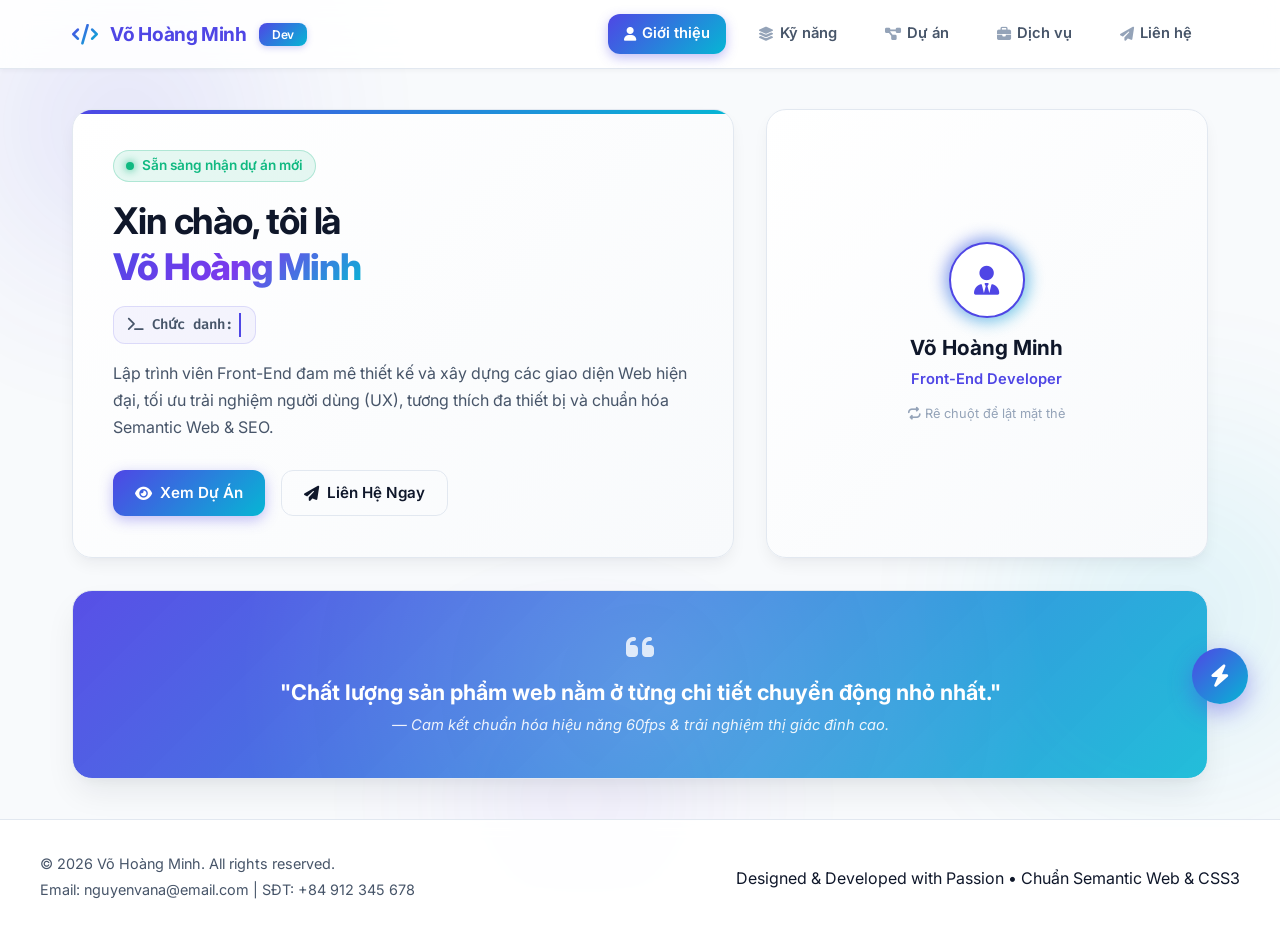
<file: buoi 5/index.html>
<!DOCTYPE html>
<html lang="vi">

<head>
    <meta charset="UTF-8">
    <meta name="viewport" content="width=device-width, initial-scale=1.0">
    <title>Võ Hoàng Minh | Front-End Developer Portfolio</title>
    <!-- Google Fonts & FontAwesome Icons -->
    <link rel="preconnect" href="https://fonts.googleapis.com">
    <link rel="preconnect" href="https://fonts.gstatic.com" crossorigin>
    <link
        href="https://fonts.googleapis.com/css2?family=Inter:wght@300;400;500;600;700;800&family=Fira+Code:wght@400;500;600&display=swap"
        rel="stylesheet">
    <link rel="stylesheet" href="https://cdnjs.cloudflare.com/ajax/libs/font-awesome/6.4.0/css/all.min.css">

    <!-- AOS (Animate On Scroll) CSS CDN -->
    <link rel="stylesheet" href="https://unpkg.com/aos@next/dist/aos.css" />

    <!-- Liên kết tới file CSS -->
    <link rel="stylesheet" href="style.css">
</head>

<body>

    <!-- ANIMATION 4: PARALLAX BACKGROUND AMBIENT LAYER -->
    <div class="parallax-bg-shapes">
        <div class="parallax-shape shape-1"></div>
        <div class="parallax-shape shape-2"></div>
        <div class="parallax-shape shape-3"></div>
    </div>

    <!-- Header & Navigation -->
    <header>
        <div class="header-container">
            <div class="logo">
                <i class="fa-solid fa-code"></i> Võ Hoàng Minh
                <span class="logo-badge">Dev</span>
            </div>

            <!-- ANIMATION 5: MODERN HAMBURGER MENU (MOBILE) -->
            <button class="hamburger-menu" id="hamburgerBtn" aria-label="Menu" type="button">
                <span class="bar"></span>
                <span class="bar"></span>
                <span class="bar"></span>
            </button>

            <!-- THANH CÔNG CỤ CHỌN TRANG (TAB NAVIGATION) -->
            <nav id="mainNav">
                <ul>
                    <li><a href="#about" class="nav-tab active" data-tab="about"><i class="fa-solid fa-user"></i> Giới
                            thiệu</a></li>
                    <li><a href="#skills" class="nav-tab" data-tab="skills"><i class="fa-solid fa-layer-group"></i> Kỹ
                            năng</a></li>
                    <li><a href="#projects" class="nav-tab" data-tab="projects"><i
                                class="fa-solid fa-diagram-project"></i> Dự án</a></li>
                    <li><a href="#services" class="nav-tab" data-tab="services"><i class="fa-solid fa-briefcase"></i>
                            Dịch vụ</a></li>
                    <li><a href="#contact" class="nav-tab" data-tab="contact"><i class="fa-solid fa-paper-plane"></i>
                            Liên hệ</a></li>
                </ul>
            </nav>
        </div>
    </header>

    <!-- Main Content Container (Chuyển trang SPA) -->
    <div class="app-container">

        <!-- ====================================================================
             TRANG 1: GIỚI THIỆU (ABOUT PAGE)
             ==================================================================== -->
        <div class="page-view active" id="page-about">
            <div class="about-grid-layout">
                <!-- Cột trái: Hero Intro -->
                <section class="hero-section" data-aos="fade-up">
                    <div class="status-badge">
                        <span class="status-dot"></span> Sẵn sàng nhận dự án mới
                    </div>
                    <h1 class="hero-title">Xin chào, tôi là <br><span>Võ Hoàng Minh</span></h1>

                    <!-- ANIMATION 3: TYPING EFFECT -->
                    <div class="typing-container">
                        <span class="typing-prefix"><i class="fa-solid fa-terminal"></i> Chức danh: </span>
                        <span class="typing-text">Front-End Developer & UI/UX Specialist</span>
                    </div>

                    <p class="hero-desc">
                        Lập trình viên Front-End đam mê thiết kế và xây dựng các giao diện Web hiện đại, tối ưu trải
                        nghiệm người dùng
                        (UX), tương thích đa thiết bị và chuẩn hóa Semantic Web & SEO.
                    </p>

                    <div class="hero-actions">
                        <a href="#projects" class="btn-cta-primary nav-switch" data-tab="projects"><i
                                class="fa-solid fa-eye"></i> Xem Dự Án</a>
                        <a href="#contact" class="btn-cta-outline nav-switch" data-tab="contact"><i
                                class="fa-solid fa-paper-plane"></i> Liên Hệ Ngay</a>
                    </div>
                </section>

                <!-- Cột phải: ANIMATION 2 - CARD FLIP EFFECT 3D -->
                <div class="about-flip-wrapper" data-aos="fade-left">
                    <div class="flip-card-container">
                        <div class="flip-card">
                            <!-- Mặt trước (Front Side) -->
                            <div class="flip-card-front">
                                <div class="flip-avatar-wrapper">
                                    <div class="flip-avatar-glow"></div>
                                    <div class="flip-avatar-icon"><i class="fa-solid fa-user-tie"></i></div>
                                </div>
                                <h3>Võ Hoàng Minh</h3>
                                <p class="flip-role">Front-End Developer</p>
                                <span class="flip-hint"><i class="fa-solid fa-repeat"></i> Rê chuột để lật mặt
                                    thẻ</span>
                            </div>

                            <!-- Mặt sau (Back Side) -->
                            <div class="flip-card-back">
                                <h3>Thông Tin Nhân Sự</h3>
                                <ul class="flip-info-list">
                                    <li><i class="fa-solid fa-graduation-cap"></i> ĐH Lạc Hồng (CNTT)</li>
                                    <li><i class="fa-solid fa-briefcase"></i> 2+ Năm Kinh nghiệm Web</li>
                                    <li><i class="fa-solid fa-location-dot"></i> TP. Biên Hòa, Đồng Nai</li>
                                    <li><i class="fa-solid fa-circle-check"></i> Sẵn sàng Onboarding ngay</li>
                                </ul>
                                <a href="#contact" class="btn-flip-contact nav-switch" data-tab="contact">Liên hệ trực
                                    tiếp</a>
                            </div>
                        </div>
                    </div>
                </div>
            </div>

            <!-- ANIMATION 4: PARALLAX BANNER -->
            <section class="parallax-banner" data-aos="fade-up">
                <div class="parallax-content">
                    <i class="fa-solid fa-quote-left quote-icon-large"></i>
                    <h2>"Chất lượng sản phẩm web nằm ở từng chi tiết chuyển động nhỏ nhất."</h2>
                    <p>— Cam kết chuẩn hóa hiệu năng 60fps & trải nghiệm thị giác đỉnh cao.</p>
                </div>
            </section>
        </div>

        <!-- ====================================================================
             TRANG 2: KỸ NĂNG (SKILLS PAGE)
             ==================================================================== -->
        <div class="page-view" id="page-skills">
            <section class="skills-page-section" data-aos="fade-up">
                <h2 class="section-title"><i class="fa-solid fa-layer-group"></i> Kỹ Năng Chuyên Môn</h2>
                <p class="section-subtitle">Bộ công nghệ hiện đại được áp dụng vào xây dựng các ứng dụng web chất lượng
                    cao.</p>

                <div class="skills-list">
                    <div class="skill-item">
                        <i class="fa-brands fa-html5"></i>
                        <span>HTML5 & Semantic Web</span>
                    </div>
                    <div class="skill-item">
                        <i class="fa-brands fa-css3-alt"></i>
                        <span>CSS3 & Flex/Grid</span>
                    </div>
                    <div class="skill-item">
                        <i class="fa-brands fa-square-js"></i>
                        <span>JavaScript ES6+</span>
                    </div>
                    <div class="skill-item">
                        <i class="fa-brands fa-react"></i>
                        <span>React & Next.js</span>
                    </div>
                    <div class="skill-item">
                        <i class="fa-brands fa-git-alt"></i>
                        <span>Git & GitHub Workflow</span>
                    </div>
                    <div class="skill-item">
                        <i class="fa-solid fa-mobile-screen"></i>
                        <span>Responsive & UI/UX</span>
                    </div>
                </div>

                <!-- ANIMATION 6: SKILL BAR ANIMATION (THANH KỸ NĂNG TỰ ĐỘNG CHẠY) -->
                <div class="skill-bars-wrapper">
                    <h3 class="skill-bars-title"><i class="fa-solid fa-chart-simple"></i> Mức Độ Thành Thạo & Đánh Giá
                    </h3>

                    <div class="skill-bar-group">
                        <div class="skill-bar-info">
                            <span>HTML5 / CSS3 / SCSS / Animations</span>
                            <span class="skill-percent-text">95%</span>
                        </div>
                        <div class="skill-progress-track">
                            <div class="skill-progress-fill" style="--skill-target: 95%;"></div>
                        </div>
                    </div>

                    <div class="skill-bar-group">
                        <div class="skill-bar-info">
                            <span>JavaScript (ES6+) / Logic DOM Manipulation</span>
                            <span class="skill-percent-text">90%</span>
                        </div>
                        <div class="skill-progress-track">
                            <div class="skill-progress-fill" style="--skill-target: 90%;"></div>
                        </div>
                    </div>

                    <div class="skill-bar-group">
                        <div class="skill-bar-info">
                            <span>React.js / Next.js SPA Architecture</span>
                            <span class="skill-percent-text">85%</span>
                        </div>
                        <div class="skill-progress-track">
                            <div class="skill-progress-fill" style="--skill-target: 85%;"></div>
                        </div>
                    </div>

                    <div class="skill-bar-group">
                        <div class="skill-bar-info">
                            <span>UI/UX Design Systems & Mobile First</span>
                            <span class="skill-percent-text">88%</span>
                        </div>
                        <div class="skill-progress-track">
                            <div class="skill-progress-fill" style="--skill-target: 88%;"></div>
                        </div>
                    </div>
                </div>
            </section>
        </div>

        <!-- ====================================================================
             TRANG 3: DỰ ÁN (PROJECTS PAGE)
             ==================================================================== -->
        <div class="page-view" id="page-projects">
            <section class="projects-page-section" data-aos="fade-up">
                <h2 class="section-title"><i class="fa-solid fa-diagram-project"></i> Dự Án Tiêu Biểu</h2>
                <p class="section-subtitle">Các sản phẩm web thực tế thể hiện năng lực giải quyết vấn đề và tư duy thiết
                    kế.</p>

                <div class="projects-grid">
                    <article class="project-card">
                        <div class="project-content">
                            <span class="project-category">E-Commerce Web</span>
                            <h3>Website Thương Mại Điện Tử</h3>
                            <p>Hệ thống bán hàng trực tuyến tích hợp giỏ hàng thông minh, bộ lọc sản phẩm đa tiêu chí và
                                quy trình thanh toán tối ưu UX.</p>
                        </div>
                        <div class="project-footer">
                            <div class="tech-stack">
                                <span class="tech-badge">HTML5</span>
                                <span class="tech-badge">CSS3 Grid</span>
                                <span class="tech-badge">JavaScript</span>
                            </div>
                        </div>
                    </article>

                    <article class="project-card">
                        <div class="project-content">
                            <span class="project-category">Productivity App</span>
                            <h3>Ứng Dụng Quản Lý Công Việc</h3>
                            <p>Ứng dụng web hỗ trợ lập kế hoạch theo phương pháp Kanban, theo dõi tiến độ công việc cá
                                nhân và lưu trữ LocalStorage.</p>
                        </div>
                        <div class="project-footer">
                            <div class="tech-stack">
                                <span class="tech-badge">HTML5</span>
                                <span class="tech-badge">Flexbox</span>
                                <span class="tech-badge">LocalStorage</span>
                            </div>
                        </div>
                    </article>

                    <article class="project-card">
                        <div class="project-content">
                            <span class="project-category">Creative Portfolio</span>
                            <h3>Trang Portfolio Cá Nhân Đa Tương Tác</h3>
                            <p>Website giới thiệu hồ sơ năng lực tích hợp chuyển trang SPA, 6 hiệu ứng Animation tương
                                tác và chuẩn Responsive.</p>
                        </div>
                        <div class="project-footer">
                            <div class="tech-stack">
                                <span class="tech-badge">SPA Routing</span>
                                <span class="tech-badge">GPU Transform</span>
                                <span class="tech-badge">AOS Lib</span>
                            </div>
                        </div>
                    </article>

                    <article class="project-card">
                        <div class="project-content">
                            <span class="project-category">Landing Page</span>
                            <h3>Giao Diện Giới Thiệu Khóa Học</h3>
                            <p>Trang đích chuyển đổi cao với bảng biểu học phí, đánh giá học viên và hiệu ứng
                                Micro-interactions tối ưu tương tác.</p>
                        </div>
                        <div class="project-footer">
                            <div class="tech-stack">
                                <span class="tech-badge">CSS Variables</span>
                                <span class="tech-badge">Semantic Web</span>
                                <span class="tech-badge">Responsive</span>
                            </div>
                        </div>
                    </article>
                </div>
            </section>
        </div>

        <!-- ====================================================================
             TRANG 4: DỊCH VỤ (SERVICES PAGE)
             ==================================================================== -->
        <div class="page-view" id="page-services">
            <section class="services-page-section" data-aos="fade-up">
                <h2 class="section-title"><i class="fa-solid fa-briefcase"></i> Dịch Vụ Cung Cấp</h2>
                <p class="section-subtitle">Giải pháp toàn diện từ khâu lên ý tưởng thiết kế đến triển khai mã nguồn tối
                    ưu.</p>

                <div class="services-container">
                    <div class="service-card">
                        <div class="service-icon"><i class="fa-solid fa-compass-drafting"></i></div>
                        <h3>Web Design</h3>
                        <p>Thiết kế giao diện UI/UX hiện đại, chuẩn xu hướng, thân thiện người dùng.</p>
                    </div>
                    <div class="service-card">
                        <div class="service-icon"><i class="fa-solid fa-code"></i></div>
                        <h3>Front-End Dev</h3>
                        <p>Xây dựng mã nguồn chuẩn SEO, responsive hoàn hảo trên mọi thiết bị.</p>
                    </div>
                    <div class="service-card">
                        <div class="service-icon"><i class="fa-solid fa-magnifying-glass-chart"></i></div>
                        <h3>UI/UX Audit</h3>
                        <p>Đánh giá trải nghiệm người dùng và đề xuất cải thiện hiệu năng trang.</p>
                    </div>
                    <div class="service-card">
                        <div class="service-icon"><i class="fa-solid fa-screwdriver-wrench"></i></div>
                        <h3>Maintenance</h3>
                        <p>Bảo trì, cập nhật tính năng và tối ưu tốc độ tải trang liên tục.</p>
                    </div>
                </div>
            </section>
        </div>

        <!-- ====================================================================
             TRANG 5: LIÊN HỆ (CONTACT PAGE)
             ==================================================================== -->
        <div class="page-view" id="page-contact">
            <div class="contact-page-layout" data-aos="fade-up">
                <!-- Cột trái: Form gửi tin nhắn & Nút cảm xúc -->
                <section class="contact-form-section">
                    <h2 class="section-title"><i class="fa-solid fa-envelope-open-text"></i> Gửi Tin Nhắn Cho Tôi</h2>
                    <p class="section-subtitle">Bạn có ý tưởng dự án hoặc cơ hội hợp tác? Hãy để lại lời nhắn bên dưới
                        nhé!</p>

                    <form class="contact-form"
                        onsubmit="event.preventDefault(); alert('Tin nhắn của bạn đã được gửi thành công!');">
                        <div class="form-group">
                            <label for="senderName">Họ và tên</label>
                            <input type="text" id="senderName" placeholder="Nhập họ tên của bạn..." required>
                        </div>
                        <div class="form-group">
                            <label for="senderEmail">Email liên hệ</label>
                            <input type="email" id="senderEmail" placeholder="name@example.com" required>
                        </div>
                        <div class="form-group">
                            <label for="senderMessage">Nội dung tin nhắn</label>
                            <textarea id="senderMessage" rows="4" placeholder="Nhập nội dung cần trao đổi..."
                                required></textarea>
                        </div>

                        <!-- HOẠT ĐỘNG 1: NÚT BẤM CẢM XÚC (MICRO-INTERACTIONS) -->
                        <button class="btn-message" type="submit">
                            <i class="fa-solid fa-paper-plane"></i> Gửi Tin Nhắn
                        </button>
                    </form>
                </section>

                <!-- Cột phải: Góc kết nối & Trạng thái tải dữ liệu -->
                <aside class="contact-aside-section">
                    <div class="aside-card">
                        <h2 class="section-title"><i class="fa-solid fa-address-card"></i> Thông Tin Kết Nối</h2>

                        <div class="quote-box">
                            "Học tập là một hành trình kéo dài suốt đời."
                        </div>

                        <!-- HOẠT ĐỘNG 2: SPINNER LOADING MASTER -->
                        <div class="spinner-container">
                            <div class="spinner"></div>
                            <p class="loading-text">Trạng thái: Đang trực tuyến...</p>
                        </div>

                        <div class="social-links">
                            <a href="https://github.com" target="_blank" class="btn-social github">
                                <i class="fa-brands fa-github"></i> GitHub Profile
                            </a>
                            <a href="https://linkedin.com" target="_blank" class="btn-social linkedin">
                                <i class="fa-brands fa-linkedin"></i> LinkedIn Network
                            </a>
                            <a href="mailto:nguyenvana@email.com" class="btn-social email">
                                <i class="fa-solid fa-envelope"></i> nguyenvana@email.com
                            </a>
                            <a href="tel:+84912345678" class="btn-social phone">
                                <i class="fa-solid fa-phone"></i> +84 912 345 678
                            </a>
                        </div>
                    </div>
                </aside>
            </div>
        </div>

    </div>

    <!-- Footer -->
    <footer>
        <div class="footer-container">
            <div class="footer-info">
                <p>&copy; 2026 Võ Hoàng Minh. All rights reserved.</p>
                <p>Email: nguyenvana@email.com | SĐT: +84 912 345 678</p>
            </div>
            <div>
                <p>Designed & Developed with Passion • Chuẩn Semantic Web & CSS3</p>
            </div>
        </div>
    </footer>

    <!-- ANIMATION 1: FLOATING ACTION BUTTON (FAB) - NÚT TƯƠNG TÁC NỔI -->
    <div class="fab-wrapper" id="fabWrapper">
        <div class="fab-options">
            <a href="#contact" class="fab-item nav-switch" data-tab="contact" data-tooltip="Góc Kết Nối">
                <i class="fa-solid fa-envelope"></i>
            </a>
            <a href="#skills" class="fab-item nav-switch" data-tab="skills" data-tooltip="Xem Kỹ Năng">
                <i class="fa-solid fa-layer-group"></i>
            </a>
            <a href="#about" class="fab-item scroll-top" id="scrollTopBtn" data-tooltip="Lên Đầu Trang">
                <i class="fa-solid fa-arrow-up"></i>
            </a>
        </div>
        <button class="fab-main-btn" id="fabMainBtn" aria-label="Quick Actions" type="button">
            <i class="fa-solid fa-bolt"></i>
        </button>
    </div>

    <!-- AOS JS CDN & Khởi tạo JavaScript Chuyển Trang -->
    <script src="https://unpkg.com/aos@next/dist/aos.js"></script>
    <script>
        // 1. Khởi tạo hiệu ứng AOS
        AOS.init({
            duration: 700,
            once: true,
            offset: 40,
            easing: 'ease-in-out'
        });

        // 2. HỆ THỐNG ĐIỀU HƯỚNG CHUYỂN TRANG (TAB SWITCHING SPA)
        function switchPage(targetTabId) {
            if (!targetTabId) return;

            // Xóa tiền tố # nếu có
            targetTabId = targetTabId.replace('#', '');
            const targetPage = document.getElementById(`page-${targetTabId}`);
            if (!targetPage) return;

            // Ẩn tất cả các trang
            document.querySelectorAll('.page-view').forEach(page => {
                page.classList.remove('active');
            });

            // Hiện trang tương ứng
            targetPage.classList.add('active');

            // Cập nhật trạng thái active trên thanh menu
            document.querySelectorAll('#mainNav .nav-tab').forEach(tab => {
                if (tab.getAttribute('data-tab') === targetTabId) {
                    tab.classList.add('active');
                } else {
                    tab.classList.remove('active');
                }
            });

            // Nếu chuyển sang tab Skills: Khởi động lại animation thanh kỹ năng
            if (targetTabId === 'skills') {
                document.querySelectorAll('.skill-progress-fill').forEach(bar => {
                    bar.style.animation = 'none';
                    bar.offsetHeight; /* Trigger reflow */
                    bar.style.animation = 'fillSkillBar 1.6s cubic-bezier(0.25, 1, 0.5, 1) forwards';
                });
            }

            // Cuộn mượt lên đầu trang
            window.scrollTo({ top: 0, behavior: 'smooth' });

            // Làm mới AOS
            setTimeout(() => {
                AOS.refresh();
            }, 100);
        }

        // Bắt sự kiện click trên các nút menu và nút chuyển trang
        document.querySelectorAll('.nav-tab, .nav-switch').forEach(link => {
            link.addEventListener('click', (e) => {
                e.preventDefault();
                const tabId = link.getAttribute('data-tab') || link.getAttribute('href').replace('#', '');
                switchPage(tabId);
                history.pushState(null, '', `#${tabId}`);
            });
        });

        // Tự động mở đúng trang theo Hash URL (Ví dụ: #projects, #skills) khi tải trang
        window.addEventListener('DOMContentLoaded', () => {
            const initialHash = window.location.hash.replace('#', '');
            if (initialHash && document.getElementById(`page-${initialHash}`)) {
                switchPage(initialHash);
            } else {
                switchPage('about');
            }
        });

        // Hỗ trợ nút Back / Forward trên trình duyệt
        window.addEventListener('popstate', () => {
            const currentHash = window.location.hash.replace('#', '') || 'about';
            switchPage(currentHash);
        });

        // 3. ANIMATION 5: Điều khiển Hamburger Menu Mobile
        const hamburgerBtn = document.getElementById('hamburgerBtn');
        const mainNav = document.getElementById('mainNav');

        if (hamburgerBtn && mainNav) {
            hamburgerBtn.addEventListener('click', () => {
                hamburgerBtn.classList.toggle('active');
                mainNav.classList.toggle('open');
            });

            // Đóng menu khi chọn trang
            mainNav.querySelectorAll('a').forEach(link => {
                link.addEventListener('click', () => {
                    hamburgerBtn.classList.remove('active');
                    mainNav.classList.remove('open');
                });
            });
        }

        // 4. ANIMATION 1: Toggle Floating Action Button (FAB)
        const fabMainBtn = document.getElementById('fabMainBtn');
        const fabWrapper = document.getElementById('fabWrapper');
        const scrollTopBtn = document.getElementById('scrollTopBtn');

        if (fabMainBtn && fabWrapper) {
            fabMainBtn.addEventListener('click', () => {
                fabWrapper.classList.toggle('open');
            });
        }

        if (scrollTopBtn) {
            scrollTopBtn.addEventListener('click', (e) => {
                e.preventDefault();
                window.scrollTo({ top: 0, behavior: 'smooth' });
            });
        }
    </script>

</body>

</html>
</file>
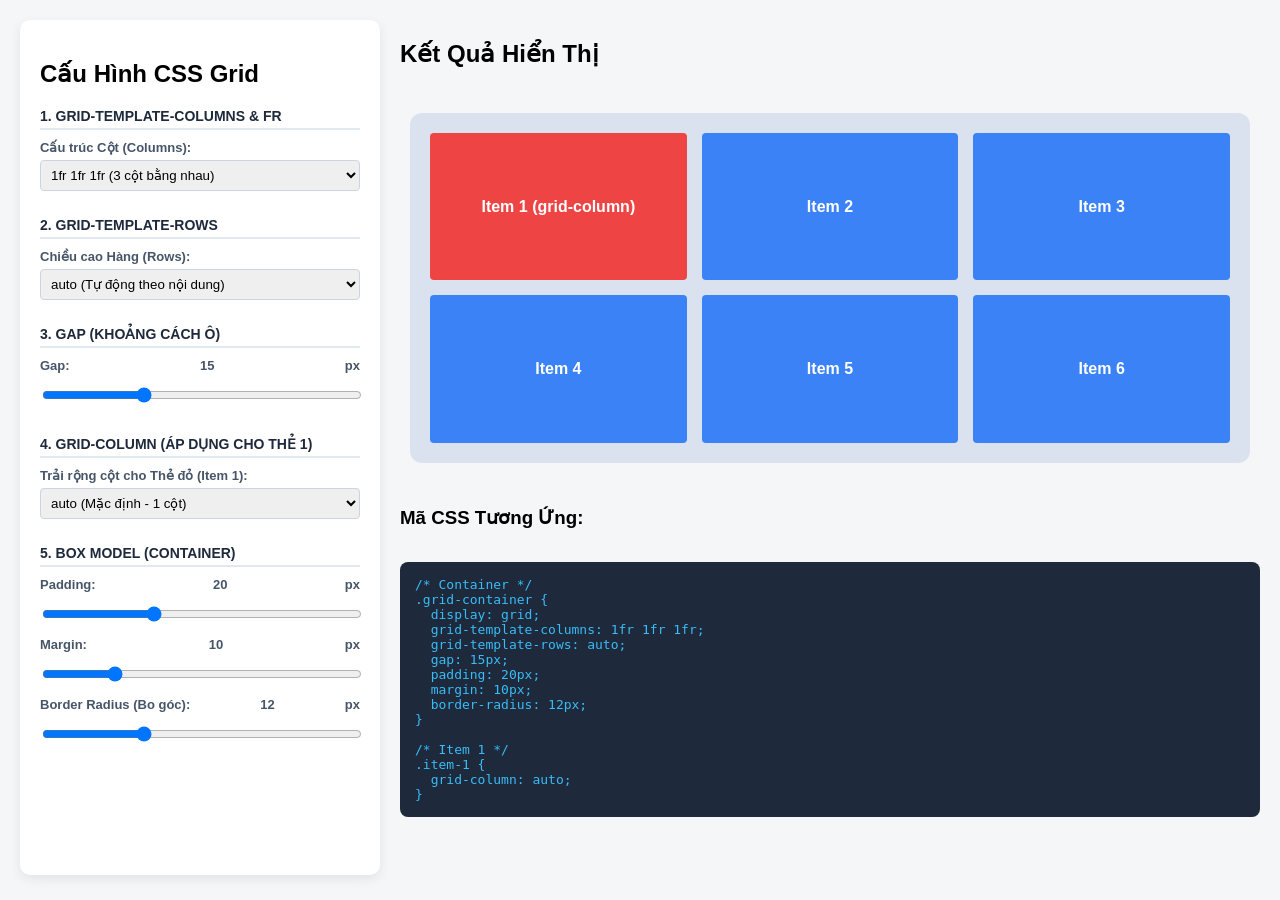
<file: BUOI1/index.html>
<!DOCTYPE html>
<html lang="vi">
<head>
    <meta charset="UTF-8">
    <meta name="viewport" content="width=device-width, initial-scale=1.0">
    <title>Mô Phỏng Thuộc Tính CSS Grid & Box Model</title>
    <style>
        * {
            box-sizing: border-box;
            font-family: Arial, sans-serif;
        }

        body {
            display: flex;
            gap: 20px;
            padding: 20px;
            background-color: #f4f6f8;
            margin: 0;
        }

        /* Control Panel */
        .controls {
            width: 360px;
            background: #ffffff;
            padding: 20px;
            border-radius: 10px;
            box-shadow: 0 4px 12px rgba(0,0,0,0.08);
            height: 95vh;
            overflow-y: auto;
        }

        .control-group {
            margin-bottom: 18px;
        }

        .control-group h3 {
            margin: 0 0 10px 0;
            font-size: 14px;
            color: #1e293b;
            border-bottom: 2px solid #e2e8f0;
            padding-bottom: 4px;
            text-transform: uppercase;
        }

        label {
            display: flex;
            justify-content: space-between;
            font-size: 13px;
            margin-bottom: 5px;
            color: #475569;
            font-weight: bold;
        }

        input[type="range"], select, input[type="text"] {
            width: 100%;
            padding: 6px;
            border: 1px solid #cbd5e1;
            border-radius: 4px;
            margin-bottom: 8px;
        }

        /* Preview Area */
        .preview-area {
            flex: 1;
            display: flex;
            flex-direction: column;
            gap: 15px;
        }

        /* Container chứa Grid */
        #grid-container {
            display: grid;
            background-color: #dbe2ef;
            min-height: 350px;
            transition: all 0.2s ease;
        }

        /* Các ô Item bên trong Grid */
        .grid-item {
            background-color: #3b82f6;
            color: white;
            font-weight: bold;
            display: flex;
            align-items: center;
            justify-content: center;
            border-radius: 4px;
            font-size: 16px;
            min-height: 60px;
        }

        /* Item 1 được tùy chỉnh grid-column */
        #item-1 {
            background-color: #ef4444; /* Thẻ đỏ nổi bật để thử grid-column */
        }

        .code-output {
            background: #1e293b;
            color: #38bdf8;
            padding: 15px;
            border-radius: 8px;
            font-family: monospace;
            white-space: pre-wrap;
            font-size: 13px;
        }
    </style>
</head>
<body>

    <!-- BẢNG ĐIỀU KHIỂN THUỘC TÍNH -->
    <div class="controls">
        <h2>Cấu Hình CSS Grid</h2>

        <!-- THUỘC TÍNH GRID -->
        <div class="control-group">
            <h3>1. grid-template-columns & fr</h3>
            <label>Cấu trúc Cột (Columns):</label>
            <select id="select-columns">
                <option value="1fr 1fr 1fr">1fr 1fr 1fr (3 cột bằng nhau)</option>
                <option value="1fr 2fr 1fr">1fr 2fr 1fr (Cột giữa rộng gấp đôi)</option>
                <option value="repeat(4, 1fr)">repeat(4, 1fr) (4 cột đều nhau)</option>
                <option value="150px 1fr">150px 1fr (Cột 1 cố định, Cột 2 co giãn)</option>
            </select>
        </div>

        <div class="control-group">
            <h3>2. grid-template-rows</h3>
            <label>Chiều cao Hàng (Rows):</label>
            <select id="select-rows">
                <option value="auto">auto (Tự động theo nội dung)</option>
                <option value="80px 120px">80px 120px (Cố định chiều cao 2 hàng)</option>
                <option value="repeat(2, 1fr)">repeat(2, 1fr) (Chia đều 2 hàng)</option>
            </select>
        </div>

        <div class="control-group">
            <h3>3. gap (Khoảng cách ô)</h3>
            <label>Gap: <span id="val-gap">15</span>px</label>
            <input type="range" id="input-gap" min="0" max="50" value="15">
        </div>

        <div class="control-group">
            <h3>4. grid-column (Áp dụng cho Thẻ 1)</h3>
            <label>Trải rộng cột cho Thẻ đỏ (Item 1):</label>
            <select id="select-grid-column">
                <option value="auto">auto (Mặc định - 1 cột)</option>
                <option value="span 2">span 2 (Trải rộng qua 2 cột)</option>
                <option value="span 3">span 3 (Trải rộng qua 3 cột)</option>
                <option value="1 / -1">1 / -1 (Bao phủ toàn bộ hàng)</option>
            </select>
        </div>

        <!-- THUỘC TÍNH BOX MODEL -->
        <div class="control-group">
            <h3>5. Box Model (Container)</h3>
            <label>Padding: <span id="val-padding">20</span>px</label>
            <input type="range" id="input-padding" min="0" max="60" value="20">

            <label>Margin: <span id="val-margin">10</span>px</label>
            <input type="range" id="input-margin" min="0" max="50" value="10">

            <label>Border Radius (Bo góc): <span id="val-radius">12</span>px</label>
            <input type="range" id="input-radius" min="0" max="40" value="12">
        </div>
    </div>

    <!-- KHU VỰC HIỂN THỊ KẾT QUẢ -->
    <div class="preview-area">
        <h2>Kết Quả Hiển Thị</h2>
        
        <!-- Khung Grid Container -->
        <div id="grid-container">
            <div class="grid-item" id="item-1">Item 1 (grid-column)</div>
            <div class="grid-item">Item 2</div>
            <div class="grid-item">Item 3</div>
            <div class="grid-item">Item 4</div>
            <div class="grid-item">Item 5</div>
            <div class="grid-item">Item 6</div>
        </div>

        <!-- Mã CSS Sinh Ra -->
        <h3>Mã CSS Tương Ứng:</h3>
        <div class="code-output" id="css-code"></div>
    </div>

    <script>
        // DOM Controls
        const selectColumns = document.getElementById('select-columns');
        const selectRows = document.getElementById('select-rows');
        const inputGap = document.getElementById('input-gap');
        const selectGridColumn = document.getElementById('select-grid-column');
        
        const inputPadding = document.getElementById('input-padding');
        const inputMargin = document.getElementById('input-margin');
        const inputRadius = document.getElementById('input-radius');

        // Target Elements
        const gridContainer = document.getElementById('grid-container');
        const item1 = document.getElementById('item-1');
        const cssCode = document.getElementById('css-code');

        function updateGrid() {
            // Lấy giá trị
            const cols = selectColumns.value;
            const rows = selectRows.value;
            const gap = inputGap.value;
            const item1Span = selectGridColumn.value;
            
            const padding = inputPadding.value;
            const margin = inputMargin.value;
            const radius = inputRadius.value;

            // Cập nhật giá trị hiển thị số
            document.getElementById('val-gap').textContent = gap;
            document.getElementById('val-padding').textContent = padding;
            document.getElementById('val-margin').textContent = margin;
            document.getElementById('val-radius').textContent = radius;

            // Áp dụng Style vào Grid Container
            gridContainer.style.gridTemplateColumns = cols;
            gridContainer.style.gridTemplateRows = rows;
            gridContainer.style.gap = `${gap}px`;
            gridContainer.style.padding = `${padding}px`;
            gridContainer.style.margin = `${margin}px`;
            gridContainer.style.borderRadius = `${radius}px`;

            // Áp dụng grid-column cho Item 1
            item1.style.gridColumn = item1Span;

            // Xuất mã CSS tương ứng
            cssCode.textContent = 
`/* Container */
.grid-container {
  display: grid;
  grid-template-columns: ${cols};
  grid-template-rows: ${rows};
  gap: ${gap}px;
  padding: ${padding}px;
  margin: ${margin}px;
  border-radius: ${radius}px;
}

/* Item 1 */
.item-1 {
  grid-column: ${item1Span};
}`;
        }

        // Đăng ký sự kiện thay đổi
        selectColumns.addEventListener('change', updateGrid);
        selectRows.addEventListener('change', updateGrid);
        inputGap.addEventListener('input', updateGrid);
        selectGridColumn.addEventListener('change', updateGrid);
        inputPadding.addEventListener('input', updateGrid);
        inputMargin.addEventListener('input', updateGrid);
        inputRadius.addEventListener('input', updateGrid);

        // Chạy lần đầu
        updateGrid();
    </script>
</body>
</html>
</file>
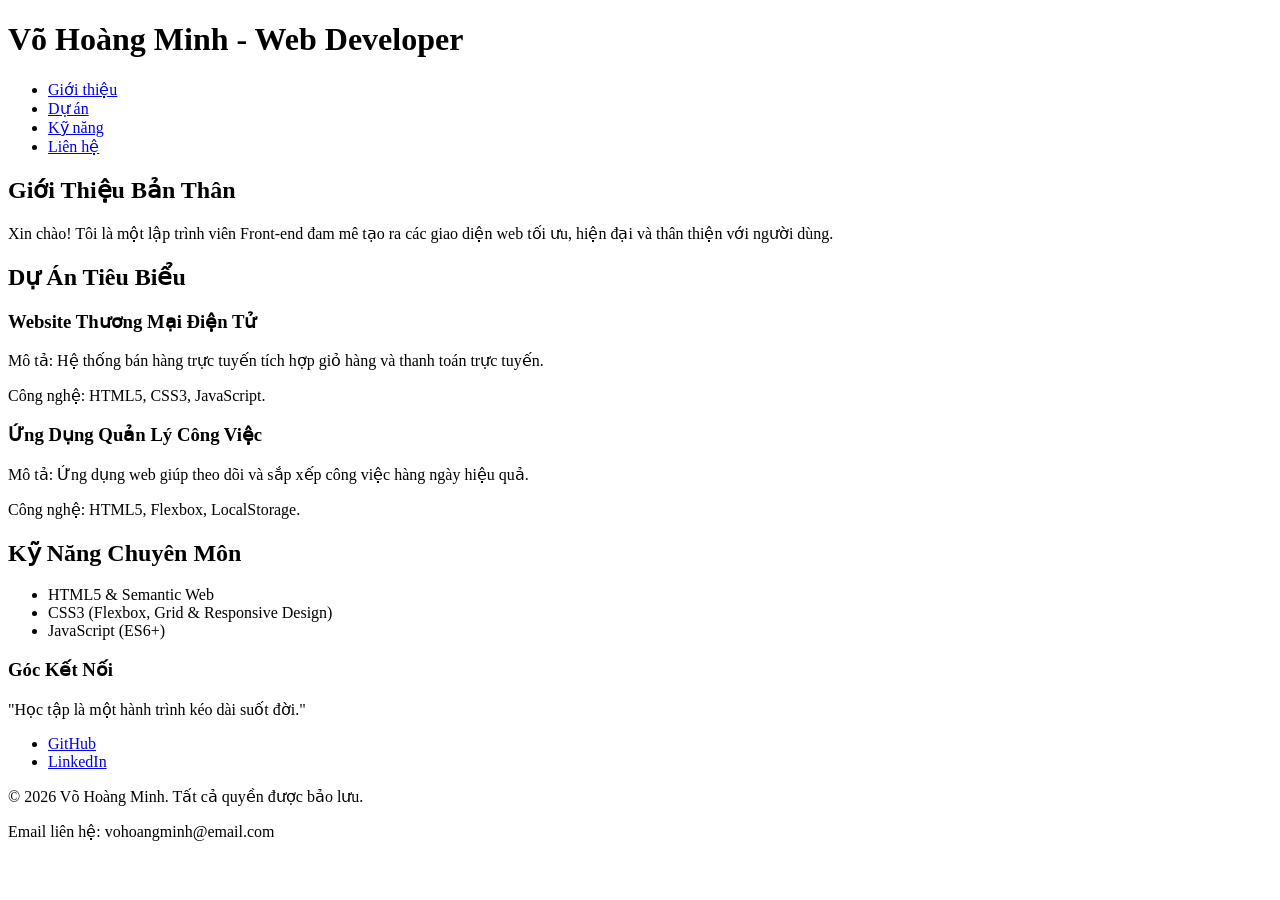
<file: BUOI2/index.html>
<!DOCTYPE html>

<html lang="vi">

<head>

    <meta charset="UTF-8">

    <meta name="viewport" content="width=device-width, initial-scale=1.0">

    <title>Portfolio Cá Nhân - Lập Trình Viên Web</title>

</head>

<body>


    <!-- Thẻ <header>: Phần đầu trang, chứa thương hiệu cá nhân và menu điều hướng chính -->

    <header>

        <h1>Võ Hoàng Minh - Web Developer</h1>

       

        <!-- Thẻ <nav>: Định nghĩa khu vực chứa các liên kết điều hướng chính của trang web -->

        <nav>

            <ul>

                <li><a href="#about">Giới thiệu</a></li>

                <li><a href="#projects">Dự án</a></li>

                <li><a href="#skills">Kỹ năng</a></li>

                <li><a href="#contact">Liên hệ</a></li>

            </ul>

        </nav>

    </header>


    <!-- Thẻ <main>: Chứa toàn bộ nội dung chính, cốt lõi và duy nhất của trang web -->

    <main>


        <!-- Thẻ <section>: Phân đoạn nội dung độc lập theo chủ đề (Section 1: Giới thiệu) -->

        <section id="about">

            <h2>Giới Thiệu Bản Thân</h2>

            <p>Xin chào! Tôi là một lập trình viên Front-end đam mê tạo ra các giao diện web tối ưu, hiện đại và thân thiện với người dùng.</p>

        </section>


        <!-- Thẻ <section>: Phân đoạn nội dung độc lập theo chủ đề (Section 2: Dự án tiêu biểu) -->

        <section id="projects">

            <h2>Dự Án Tiêu Biểu</h2>


            <!-- Thẻ <article>: Đại diện cho một bài viết hoặc nội dung hoàn chỉnh, độc lập (Dự án 1) -->

            <article>

                <h3>Website Thương Mại Điện Tử</h3>

                <p>Mô tả: Hệ thống bán hàng trực tuyến tích hợp giỏ hàng và thanh toán trực tuyến.</p>

                <p>Công nghệ: HTML5, CSS3, JavaScript.</p>

            </article>


            <!-- Thẻ <article>: Đại diện cho một bài viết hoặc nội dung hoàn chỉnh, độc lập (Dự án 2) -->

            <article>

                <h3>Ứng Dụng Quản Lý Công Việc</h3>

                <p>Mô tả: Ứng dụng web giúp theo dõi và sắp xếp công việc hàng ngày hiệu quả.</p>

                <p>Công nghệ: HTML5, Flexbox, LocalStorage.</p>

            </article>

        </section>


        <!-- Thẻ <section>: Phân đoạn nội dung độc lập theo chủ đề (Section 3: Kỹ năng chuyên môn) -->

        <section id="skills">

            <h2>Kỹ Năng Chuyên Môn</h2>

            <ul>

                <li>HTML5 & Semantic Web</li>

                <li>CSS3 (Flexbox, Grid & Responsive Design)</li>

                <li>JavaScript (ES6+)</li>

            </ul>

        </section>


        <!-- Thẻ <aside>: Chứa nội dung phụ, liên quan gián tiếp đến nội dung chính (Mạng xã hội) -->

        <aside>

            <h3>Góc Kết Nối</h3>

            <p>"Học tập là một hành trình kéo dài suốt đời."</p>

            <ul>

                <li><a href="https://github.com" target="_blank">GitHub</a></li>

                <li><a href="https://linkedin.com" target="_blank">LinkedIn</a></li>

            </ul>

        </aside>


    </main>


    <!-- Thẻ <footer>: Chân trang, chứa thông tin bản quyền, điều khoản và liên hệ nhanh -->

    <footer>

        <p>&copy; 2026 Võ Hoàng Minh. Tất cả quyền được bảo lưu.</p>

        <p>Email liên hệ: vohoangminh@email.com</p>

    </footer>


</body>

</html>
</file>
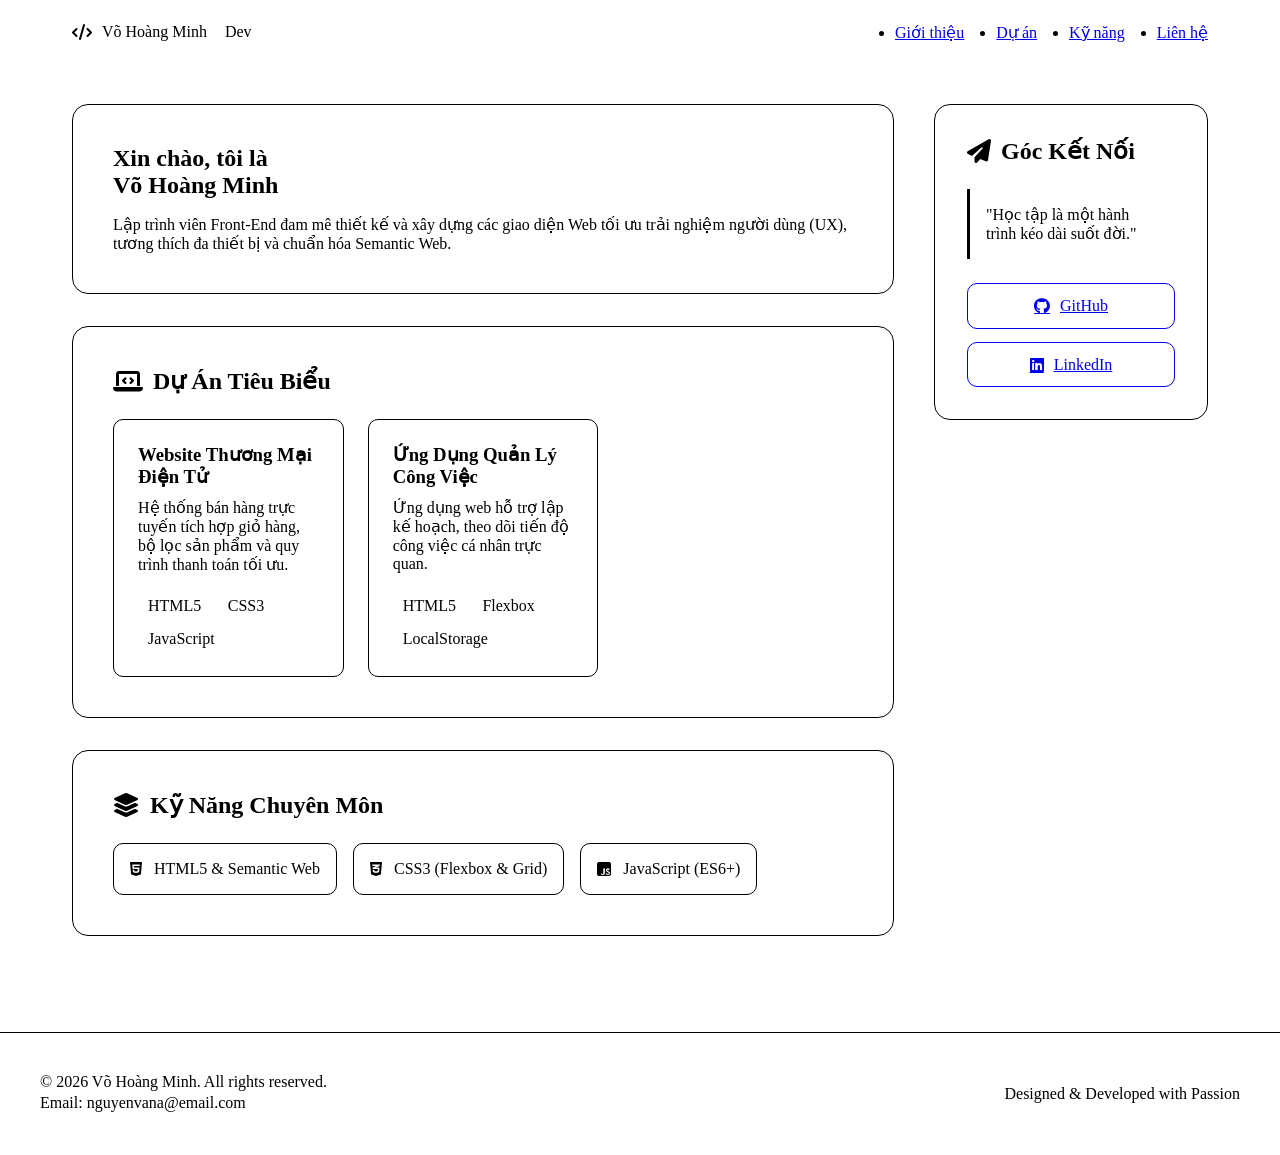
<file: BUOI3/index.html>
<!DOCTYPE html>
<html lang="vi">
<head>
    <meta charset="UTF-8">
    <meta name="viewport" content="width=device-width, initial-scale=1.0">
    <title>Võ Hoàng Minh | Front-End Developer Portfolio</title>
    <!-- Google Fonts & FontAwesome Icons -->
    <link rel="preconnect" href="https://fonts.googleapis.com">
    <link rel="preconnect" href="https://fonts.gstatic.com" crossorigin>
    <link href="https://fonts.googleapis.com/css2?family=Inter:wght@300;400;500;600;700&display=swap" rel="stylesheet">
    <link rel="stylesheet" href="https://cdnjs.cloudflare.com/ajax/libs/font-awesome/6.4.0/css/all.min.css">
    
    <!-- DÒNG LIÊN KẾT FILE CSS TẠI ĐÂY -->
    <link rel="stylesheet" href="style.css">
</head>
<body>

    <!-- Header & Navigation -->
    <header>
        <div class="header-container">
            <div class="logo">
                <i class="fa-solid fa-code"></i> Võ Hoàng Minh
                <span class="logo-badge">Dev</span>
            </div>
            <nav>
                <ul>
                    <li><a href="#about" class="active">Giới thiệu</a></li>
                    <li><a href="#projects">Dự án</a></li>
                    <li><a href="#skills">Kỹ năng</a></li>
                    <li><a href="#contact">Liên hệ</a></li>
                </ul>
            </nav>
        </div>
    </header>

    <!-- Layout Container -->
    <div class="container">
        
        <!-- Main Content Area -->
        <main>
            <!-- Hero / About Section -->
            <section id="about" class="hero-section">
                <h1 class="hero-title">Xin chào, tôi là <br><span>Võ Hoàng Minh</span></h1>
                <p class="hero-desc">
                    Lập trình viên Front-End đam mê thiết kế và xây dựng các giao diện Web tối ưu trải nghiệm người dùng (UX), tương thích đa thiết bị và chuẩn hóa Semantic Web.
                </p>
            </section>

            <!-- Projects Section -->
            <section id="projects">
                <h2 class="section-title"><i class="fa-solid fa-laptop-code"></i> Dự Án Tiêu Biểu</h2>
                <div class="projects-grid">
                    
                    <article class="project-card">
                        <div>
                            <h3>Website Thương Mại Điện Tử</h3>
                            <p>Hệ thống bán hàng trực tuyến tích hợp giỏ hàng, bộ lọc sản phẩm và quy trình thanh toán tối ưu.</p>
                        </div>
                        <div class="tech-stack">
                            <span class="tech-badge">HTML5</span>
                            <span class="tech-badge">CSS3</span>
                            <span class="tech-badge">JavaScript</span>
                        </div>
                    </article>

                    <article class="project-card">
                        <div>
                            <h3>Ứng Dụng Quản Lý Công Việc</h3>
                            <p>Ứng dụng web hỗ trợ lập kế hoạch, theo dõi tiến độ công việc cá nhân trực quan.</p>
                        </div>
                        <div class="tech-stack">
                            <span class="tech-badge">HTML5</span>
                            <span class="tech-badge">Flexbox</span>
                            <span class="tech-badge">LocalStorage</span>
                        </div>
                    </article>

                </div>
            </section>

            <!-- Skills Section -->
            <section id="skills">
                <h2 class="section-title"><i class="fa-solid fa-layer-group"></i> Kỹ Năng Chuyên Môn</h2>
                <div class="skills-list">
                    <div class="skill-item">
                        <i class="fa-brands fa-html5"></i>
                        <span>HTML5 & Semantic Web</span>
                    </div>
                    <div class="skill-item">
                        <i class="fa-brands fa-css3-alt"></i>
                        <span>CSS3 (Flexbox & Grid)</span>
                    </div>
                    <div class="skill-item">
                        <i class="fa-brands fa-square-js"></i>
                        <span>JavaScript (ES6+)</span>
                    </div>
                </div>
            </section>
        </main>

        <!-- Sidebar / Contact Area -->
        <aside id="contact">
            <div class="aside-card">
                <h2 class="section-title"><i class="fa-solid fa-paper-plane"></i> Góc Kết Nối</h2>
                
                <div class="quote-box">
                    "Học tập là một hành trình kéo dài suốt đời."
                </div>

                <div class="social-links">
                    <a href="https://github.com" target="_blank" class="btn-social github">
                        <i class="fa-brands fa-github"></i> GitHub
                    </a>
                    <a href="https://linkedin.com" target="_blank" class="btn-social linkedin">
                        <i class="fa-brands fa-linkedin"></i> LinkedIn
                    </a>
                </div>
            </div>
        </aside>

    </div>

    <!-- Footer -->
    <footer>
        <div class="footer-container">
            <div class="footer-info">
                <p>&copy; 2026 Võ Hoàng Minh. All rights reserved.</p>
                <p>Email: nguyenvana@email.com</p>
            </div>
            <div>
                <p>Designed & Developed with Passion</p>
            </div>
        </div>
    </footer>

</body>
</html>
</file>
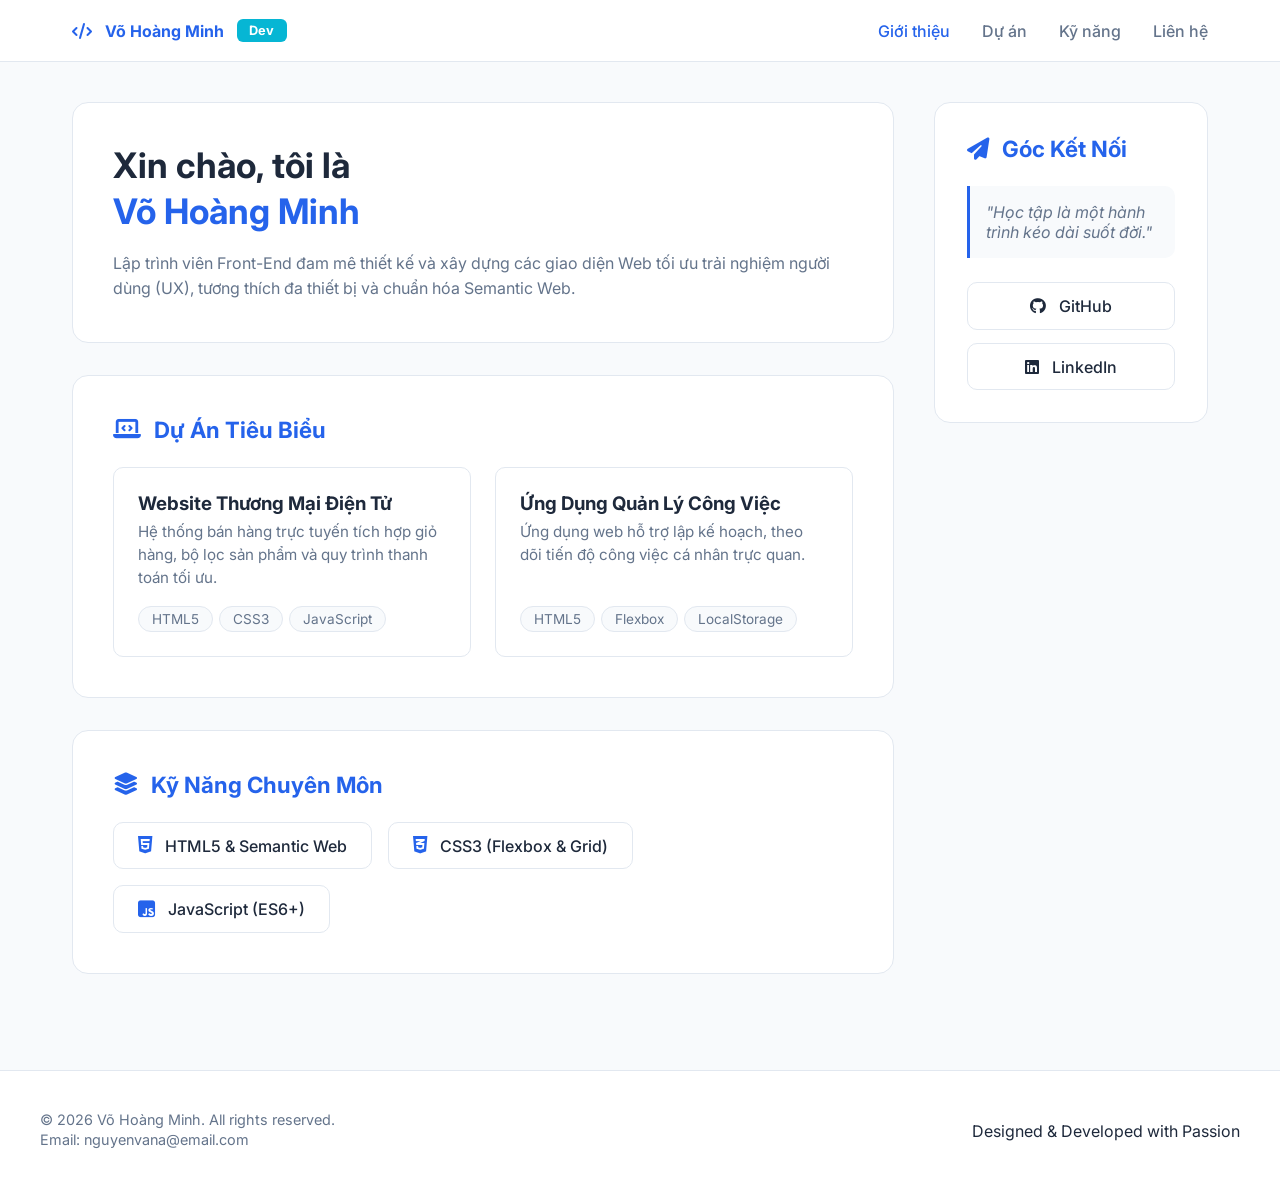
<file: BUOI4/index.html>
<!DOCTYPE html>
<html lang="vi">
<head>
    <meta charset="UTF-8">
    <meta name="viewport" content="width=device-width, initial-scale=1.0">
    <title>Võ Hoàng Minh | Front-End Developer Portfolio</title>
    <!-- Google Fonts & FontAwesome Icons -->
    <link rel="preconnect" href="https://fonts.googleapis.com">
    <link rel="preconnect" href="https://fonts.gstatic.com" crossorigin>
    <link href="https://fonts.googleapis.com/css2?family=Inter:wght@300;400;500;600;700&display=swap" rel="stylesheet">
    <link rel="stylesheet" href="https://cdnjs.cloudflare.com/ajax/libs/font-awesome/6.4.0/css/all.min.css">
    
    <!-- Liên kết tới file CSS -->
    <link rel="stylesheet" href="style.css">
</head>
<body>

    <!-- Header & Navigation -->
    <header>
        <div class="header-container">
            <div class="logo">
                <i class="fa-solid fa-code"></i> Võ Hoàng Minh
                <span class="logo-badge">Dev</span>
            </div>
            <nav>
                <ul>
                    <li><a href="#about" class="active">Giới thiệu</a></li>
                    <li><a href="#projects">Dự án</a></li>
                    <li><a href="#skills">Kỹ năng</a></li>
                    <li><a href="#contact">Liên hệ</a></li>
                </ul>
            </nav>
        </div>
    </header>

    <!-- Layout Container -->
    <div class="container">
        
        <!-- Main Content Area -->
        <main>
            <!-- Hero / About Section -->
            <section id="about" class="hero-section">
                <h1 class="hero-title">Xin chào, tôi là <br><span>Võ Hoàng Minh</span></h1>
                <p class="hero-desc">
                    Lập trình viên Front-End đam mê thiết kế và xây dựng các giao diện Web tối ưu trải nghiệm người dùng (UX), tương thích đa thiết bị và chuẩn hóa Semantic Web.
                </p>
            </section>

            <!-- Projects Section -->
            <section id="projects">
                <h2 class="section-title"><i class="fa-solid fa-laptop-code"></i> Dự Án Tiêu Biểu</h2>
                <div class="projects-grid">
                    
                    <article class="project-card">
                        <div>
                            <h3>Website Thương Mại Điện Tử</h3>
                            <p>Hệ thống bán hàng trực tuyến tích hợp giỏ hàng, bộ lọc sản phẩm và quy trình thanh toán tối ưu.</p>
                        </div>
                        <div class="tech-stack">
                            <span class="tech-badge">HTML5</span>
                            <span class="tech-badge">CSS3</span>
                            <span class="tech-badge">JavaScript</span>
                        </div>
                    </article>

                    <article class="project-card">
                        <div>
                            <h3>Ứng Dụng Quản Lý Công Việc</h3>
                            <p>Ứng dụng web hỗ trợ lập kế hoạch, theo dõi tiến độ công việc cá nhân trực quan.</p>
                        </div>
                        <div class="tech-stack">
                            <span class="tech-badge">HTML5</span>
                            <span class="tech-badge">Flexbox</span>
                            <span class="tech-badge">LocalStorage</span>
                        </div>
                    </article>

                </div>
            </section>

            <!-- Skills Section -->
            <section id="skills">
                <h2 class="section-title"><i class="fa-solid fa-layer-group"></i> Kỹ Năng Chuyên Môn</h2>
                <div class="skills-list">
                    <div class="skill-item">
                        <i class="fa-brands fa-html5"></i>
                        <span>HTML5 & Semantic Web</span>
                    </div>
                    <div class="skill-item">
                        <i class="fa-brands fa-css3-alt"></i>
                        <span>CSS3 (Flexbox & Grid)</span>
                    </div>
                    <div class="skill-item">
                        <i class="fa-brands fa-square-js"></i>
                        <span>JavaScript (ES6+)</span>
                    </div>
                </div>
            </section>
        </main>

        <!-- Sidebar / Contact Area -->
        <aside id="contact">
            <div class="aside-card">
                <h2 class="section-title"><i class="fa-solid fa-paper-plane"></i> Góc Kết Nối</h2>
                
                <div class="quote-box">
                    "Học tập là một hành trình kéo dài suốt đời."
                </div>

                <div class="social-links">
                    <a href="https://github.com" target="_blank" class="btn-social github">
                        <i class="fa-brands fa-github"></i> GitHub
                    </a>
                    <a href="https://linkedin.com" target="_blank" class="btn-social linkedin">
                        <i class="fa-brands fa-linkedin"></i> LinkedIn
                    </a>
                </div>
            </div>
        </aside>

    </div>

    <!-- Footer -->
    <footer>
        <div class="footer-container">
            <div class="footer-info">
                <p>&copy; 2026 Võ Hoàng Minh. All rights reserved.</p>
                <p>Email: nguyenvana@email.com</p>
            </div>
            <div>
                <p>Designed & Developed with Passion</p>
            </div>
        </div>
    </footer>

</body>
</html>
</file>
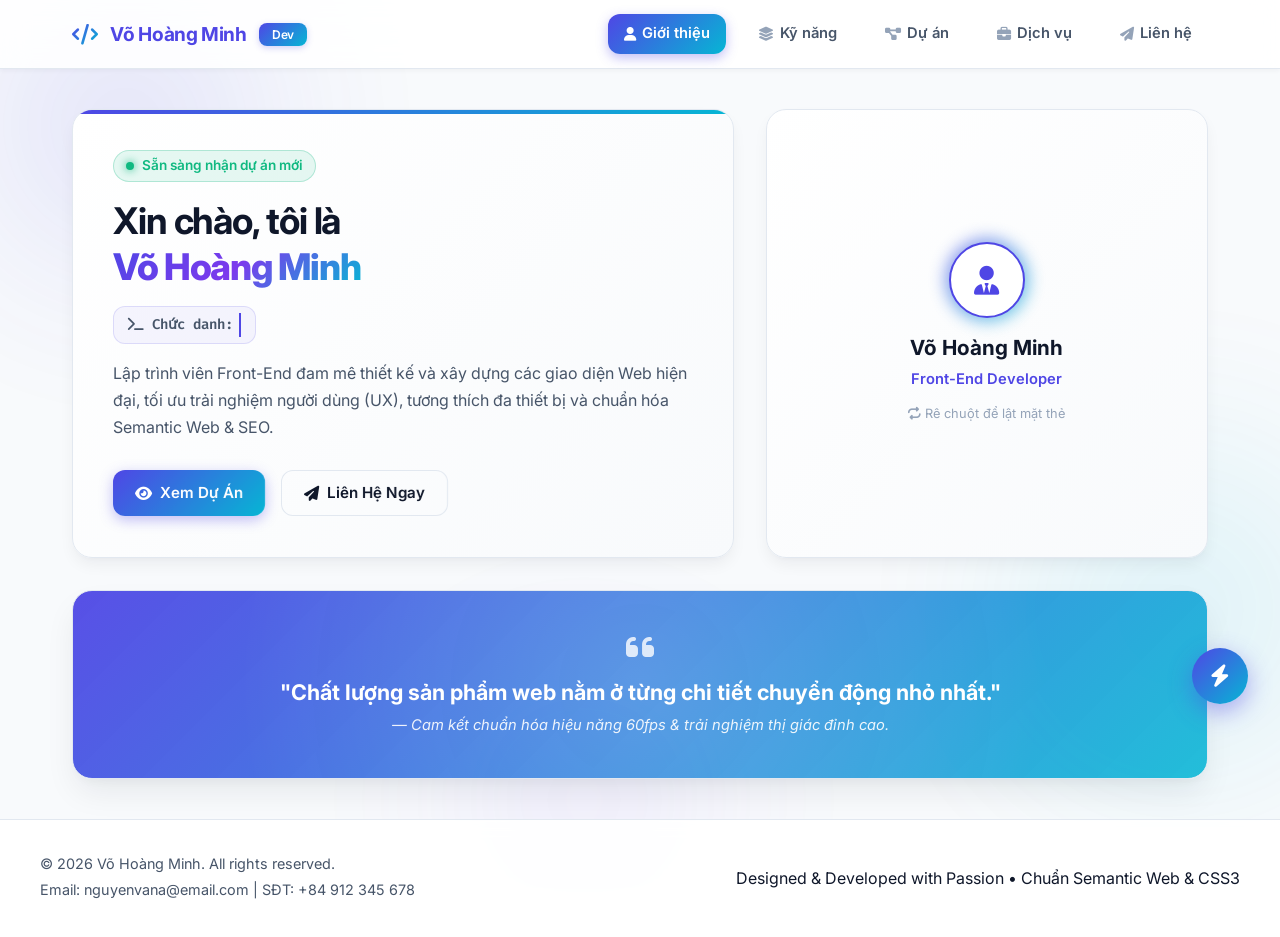
<file: BUOI5/index.html>
<!DOCTYPE html>
<html lang="vi">

<head>
    <meta charset="UTF-8">
    <meta name="viewport" content="width=device-width, initial-scale=1.0">
    <title>Võ Hoàng Minh | Front-End Developer Portfolio</title>
    <!-- Google Fonts & FontAwesome Icons -->
    <link rel="preconnect" href="https://fonts.googleapis.com">
    <link rel="preconnect" href="https://fonts.gstatic.com" crossorigin>
    <link
        href="https://fonts.googleapis.com/css2?family=Inter:wght@300;400;500;600;700;800&family=Fira+Code:wght@400;500;600&display=swap"
        rel="stylesheet">
    <link rel="stylesheet" href="https://cdnjs.cloudflare.com/ajax/libs/font-awesome/6.4.0/css/all.min.css">

    <!-- AOS (Animate On Scroll) CSS CDN -->
    <link rel="stylesheet" href="https://unpkg.com/aos@next/dist/aos.css" />

    <!-- Liên kết tới file CSS -->
    <link rel="stylesheet" href="style.css">
</head>

<body>

    <!-- ANIMATION 4: PARALLAX BACKGROUND AMBIENT LAYER -->
    <div class="parallax-bg-shapes">
        <div class="parallax-shape shape-1"></div>
        <div class="parallax-shape shape-2"></div>
        <div class="parallax-shape shape-3"></div>
    </div>

    <!-- Header & Navigation -->
    <header>
        <div class="header-container">
            <div class="logo">
                <i class="fa-solid fa-code"></i> Võ Hoàng Minh
                <span class="logo-badge">Dev</span>
            </div>

            <!-- ANIMATION 5: MODERN HAMBURGER MENU (MOBILE) -->
            <button class="hamburger-menu" id="hamburgerBtn" aria-label="Menu" type="button">
                <span class="bar"></span>
                <span class="bar"></span>
                <span class="bar"></span>
            </button>

            <!-- THANH CÔNG CỤ CHỌN TRANG (TAB NAVIGATION) -->
            <nav id="mainNav">
                <ul>
                    <li><a href="#about" class="nav-tab active" data-tab="about"><i class="fa-solid fa-user"></i> Giới
                            thiệu</a></li>
                    <li><a href="#skills" class="nav-tab" data-tab="skills"><i class="fa-solid fa-layer-group"></i> Kỹ
                            năng</a></li>
                    <li><a href="#projects" class="nav-tab" data-tab="projects"><i
                                class="fa-solid fa-diagram-project"></i> Dự án</a></li>
                    <li><a href="#services" class="nav-tab" data-tab="services"><i class="fa-solid fa-briefcase"></i>
                            Dịch vụ</a></li>
                    <li><a href="#contact" class="nav-tab" data-tab="contact"><i class="fa-solid fa-paper-plane"></i>
                            Liên hệ</a></li>
                </ul>
            </nav>
        </div>
    </header>

    <!-- Main Content Container (Chuyển trang SPA) -->
    <div class="app-container">

        <!-- ====================================================================
             TRANG 1: GIỚI THIỆU (ABOUT PAGE)
             ==================================================================== -->
        <div class="page-view active" id="page-about">
            <div class="about-grid-layout">
                <!-- Cột trái: Hero Intro -->
                <section class="hero-section" data-aos="fade-up">
                    <div class="status-badge">
                        <span class="status-dot"></span> Sẵn sàng nhận dự án mới
                    </div>
                    <h1 class="hero-title">Xin chào, tôi là <br><span>Võ Hoàng Minh</span></h1>

                    <!-- ANIMATION 3: TYPING EFFECT -->
                    <div class="typing-container">
                        <span class="typing-prefix"><i class="fa-solid fa-terminal"></i> Chức danh: </span>
                        <span class="typing-text">Front-End Developer & UI/UX Specialist</span>
                    </div>

                    <p class="hero-desc">
                        Lập trình viên Front-End đam mê thiết kế và xây dựng các giao diện Web hiện đại, tối ưu trải
                        nghiệm người dùng
                        (UX), tương thích đa thiết bị và chuẩn hóa Semantic Web & SEO.
                    </p>

                    <div class="hero-actions">
                        <a href="#projects" class="btn-cta-primary nav-switch" data-tab="projects"><i
                                class="fa-solid fa-eye"></i> Xem Dự Án</a>
                        <a href="#contact" class="btn-cta-outline nav-switch" data-tab="contact"><i
                                class="fa-solid fa-paper-plane"></i> Liên Hệ Ngay</a>
                    </div>
                </section>

                <!-- Cột phải: ANIMATION 2 - CARD FLIP EFFECT 3D -->
                <div class="about-flip-wrapper" data-aos="fade-left">
                    <div class="flip-card-container">
                        <div class="flip-card">
                            <!-- Mặt trước (Front Side) -->
                            <div class="flip-card-front">
                                <div class="flip-avatar-wrapper">
                                    <div class="flip-avatar-glow"></div>
                                    <div class="flip-avatar-icon"><i class="fa-solid fa-user-tie"></i></div>
                                </div>
                                <h3>Võ Hoàng Minh</h3>
                                <p class="flip-role">Front-End Developer</p>
                                <span class="flip-hint"><i class="fa-solid fa-repeat"></i> Rê chuột để lật mặt
                                    thẻ</span>
                            </div>

                            <!-- Mặt sau (Back Side) -->
                            <div class="flip-card-back">
                                <h3>Thông Tin Nhân Sự</h3>
                                <ul class="flip-info-list">
                                    <li><i class="fa-solid fa-graduation-cap"></i> ĐH Lạc Hồng (CNTT)</li>
                                    <li><i class="fa-solid fa-briefcase"></i> 2+ Năm Kinh nghiệm Web</li>
                                    <li><i class="fa-solid fa-location-dot"></i> TP. Biên Hòa, Đồng Nai</li>
                                    <li><i class="fa-solid fa-circle-check"></i> Sẵn sàng Onboarding ngay</li>
                                </ul>
                                <a href="#contact" class="btn-flip-contact nav-switch" data-tab="contact">Liên hệ trực
                                    tiếp</a>
                            </div>
                        </div>
                    </div>
                </div>
            </div>

            <!-- ANIMATION 4: PARALLAX BANNER -->
            <section class="parallax-banner" data-aos="fade-up">
                <div class="parallax-content">
                    <i class="fa-solid fa-quote-left quote-icon-large"></i>
                    <h2>"Chất lượng sản phẩm web nằm ở từng chi tiết chuyển động nhỏ nhất."</h2>
                    <p>— Cam kết chuẩn hóa hiệu năng 60fps & trải nghiệm thị giác đỉnh cao.</p>
                </div>
            </section>
        </div>

        <!-- ====================================================================
             TRANG 2: KỸ NĂNG (SKILLS PAGE)
             ==================================================================== -->
        <div class="page-view" id="page-skills">
            <section class="skills-page-section" data-aos="fade-up">
                <h2 class="section-title"><i class="fa-solid fa-layer-group"></i> Kỹ Năng Chuyên Môn</h2>
                <p class="section-subtitle">Bộ công nghệ hiện đại được áp dụng vào xây dựng các ứng dụng web chất lượng
                    cao.</p>

                <div class="skills-list">
                    <div class="skill-item">
                        <i class="fa-brands fa-html5"></i>
                        <span>HTML5 & Semantic Web</span>
                    </div>
                    <div class="skill-item">
                        <i class="fa-brands fa-css3-alt"></i>
                        <span>CSS3 & Flex/Grid</span>
                    </div>
                    <div class="skill-item">
                        <i class="fa-brands fa-square-js"></i>
                        <span>JavaScript ES6+</span>
                    </div>
                    <div class="skill-item">
                        <i class="fa-brands fa-react"></i>
                        <span>React & Next.js</span>
                    </div>
                    <div class="skill-item">
                        <i class="fa-brands fa-git-alt"></i>
                        <span>Git & GitHub Workflow</span>
                    </div>
                    <div class="skill-item">
                        <i class="fa-solid fa-mobile-screen"></i>
                        <span>Responsive & UI/UX</span>
                    </div>
                </div>

                <!-- ANIMATION 6: SKILL BAR ANIMATION (THANH KỸ NĂNG TỰ ĐỘNG CHẠY) -->
                <div class="skill-bars-wrapper">
                    <h3 class="skill-bars-title"><i class="fa-solid fa-chart-simple"></i> Mức Độ Thành Thạo & Đánh Giá
                    </h3>

                    <div class="skill-bar-group">
                        <div class="skill-bar-info">
                            <span>HTML5 / CSS3 / SCSS / Animations</span>
                            <span class="skill-percent-text">95%</span>
                        </div>
                        <div class="skill-progress-track">
                            <div class="skill-progress-fill" style="--skill-target: 95%;"></div>
                        </div>
                    </div>

                    <div class="skill-bar-group">
                        <div class="skill-bar-info">
                            <span>JavaScript (ES6+) / Logic DOM Manipulation</span>
                            <span class="skill-percent-text">90%</span>
                        </div>
                        <div class="skill-progress-track">
                            <div class="skill-progress-fill" style="--skill-target: 90%;"></div>
                        </div>
                    </div>

                    <div class="skill-bar-group">
                        <div class="skill-bar-info">
                            <span>React.js / Next.js SPA Architecture</span>
                            <span class="skill-percent-text">85%</span>
                        </div>
                        <div class="skill-progress-track">
                            <div class="skill-progress-fill" style="--skill-target: 85%;"></div>
                        </div>
                    </div>

                    <div class="skill-bar-group">
                        <div class="skill-bar-info">
                            <span>UI/UX Design Systems & Mobile First</span>
                            <span class="skill-percent-text">88%</span>
                        </div>
                        <div class="skill-progress-track">
                            <div class="skill-progress-fill" style="--skill-target: 88%;"></div>
                        </div>
                    </div>
                </div>
            </section>
        </div>

        <!-- ====================================================================
             TRANG 3: DỰ ÁN (PROJECTS PAGE)
             ==================================================================== -->
        <div class="page-view" id="page-projects">
            <section class="projects-page-section" data-aos="fade-up">
                <h2 class="section-title"><i class="fa-solid fa-diagram-project"></i> Dự Án Tiêu Biểu</h2>
                <p class="section-subtitle">Các sản phẩm web thực tế thể hiện năng lực giải quyết vấn đề và tư duy thiết
                    kế.</p>

                <div class="projects-grid">
                    <article class="project-card">
                        <div class="project-content">
                            <span class="project-category">E-Commerce Web</span>
                            <h3>Website Thương Mại Điện Tử</h3>
                            <p>Hệ thống bán hàng trực tuyến tích hợp giỏ hàng thông minh, bộ lọc sản phẩm đa tiêu chí và
                                quy trình thanh toán tối ưu UX.</p>
                        </div>
                        <div class="project-footer">
                            <div class="tech-stack">
                                <span class="tech-badge">HTML5</span>
                                <span class="tech-badge">CSS3 Grid</span>
                                <span class="tech-badge">JavaScript</span>
                            </div>
                        </div>
                    </article>

                    <article class="project-card">
                        <div class="project-content">
                            <span class="project-category">Productivity App</span>
                            <h3>Ứng Dụng Quản Lý Công Việc</h3>
                            <p>Ứng dụng web hỗ trợ lập kế hoạch theo phương pháp Kanban, theo dõi tiến độ công việc cá
                                nhân và lưu trữ LocalStorage.</p>
                        </div>
                        <div class="project-footer">
                            <div class="tech-stack">
                                <span class="tech-badge">HTML5</span>
                                <span class="tech-badge">Flexbox</span>
                                <span class="tech-badge">LocalStorage</span>
                            </div>
                        </div>
                    </article>

                    <article class="project-card">
                        <div class="project-content">
                            <span class="project-category">Creative Portfolio</span>
                            <h3>Trang Portfolio Cá Nhân Đa Tương Tác</h3>
                            <p>Website giới thiệu hồ sơ năng lực tích hợp chuyển trang SPA, 6 hiệu ứng Animation tương
                                tác và chuẩn Responsive.</p>
                        </div>
                        <div class="project-footer">
                            <div class="tech-stack">
                                <span class="tech-badge">SPA Routing</span>
                                <span class="tech-badge">GPU Transform</span>
                                <span class="tech-badge">AOS Lib</span>
                            </div>
                        </div>
                    </article>

                    <article class="project-card">
                        <div class="project-content">
                            <span class="project-category">Landing Page</span>
                            <h3>Giao Diện Giới Thiệu Khóa Học</h3>
                            <p>Trang đích chuyển đổi cao với bảng biểu học phí, đánh giá học viên và hiệu ứng
                                Micro-interactions tối ưu tương tác.</p>
                        </div>
                        <div class="project-footer">
                            <div class="tech-stack">
                                <span class="tech-badge">CSS Variables</span>
                                <span class="tech-badge">Semantic Web</span>
                                <span class="tech-badge">Responsive</span>
                            </div>
                        </div>
                    </article>
                </div>
            </section>
        </div>

        <!-- ====================================================================
             TRANG 4: DỊCH VỤ (SERVICES PAGE)
             ==================================================================== -->
        <div class="page-view" id="page-services">
            <section class="services-page-section" data-aos="fade-up">
                <h2 class="section-title"><i class="fa-solid fa-briefcase"></i> Dịch Vụ Cung Cấp</h2>
                <p class="section-subtitle">Giải pháp toàn diện từ khâu lên ý tưởng thiết kế đến triển khai mã nguồn tối
                    ưu.</p>

                <div class="services-container">
                    <div class="service-card">
                        <div class="service-icon"><i class="fa-solid fa-compass-drafting"></i></div>
                        <h3>Web Design</h3>
                        <p>Thiết kế giao diện UI/UX hiện đại, chuẩn xu hướng, thân thiện người dùng.</p>
                    </div>
                    <div class="service-card">
                        <div class="service-icon"><i class="fa-solid fa-code"></i></div>
                        <h3>Front-End Dev</h3>
                        <p>Xây dựng mã nguồn chuẩn SEO, responsive hoàn hảo trên mọi thiết bị.</p>
                    </div>
                    <div class="service-card">
                        <div class="service-icon"><i class="fa-solid fa-magnifying-glass-chart"></i></div>
                        <h3>UI/UX Audit</h3>
                        <p>Đánh giá trải nghiệm người dùng và đề xuất cải thiện hiệu năng trang.</p>
                    </div>
                    <div class="service-card">
                        <div class="service-icon"><i class="fa-solid fa-screwdriver-wrench"></i></div>
                        <h3>Maintenance</h3>
                        <p>Bảo trì, cập nhật tính năng và tối ưu tốc độ tải trang liên tục.</p>
                    </div>
                </div>
            </section>
        </div>

        <!-- ====================================================================
             TRANG 5: LIÊN HỆ (CONTACT PAGE)
             ==================================================================== -->
        <div class="page-view" id="page-contact">
            <div class="contact-page-layout" data-aos="fade-up">
                <!-- Cột trái: Form gửi tin nhắn & Nút cảm xúc -->
                <section class="contact-form-section">
                    <h2 class="section-title"><i class="fa-solid fa-envelope-open-text"></i> Gửi Tin Nhắn Cho Tôi</h2>
                    <p class="section-subtitle">Bạn có ý tưởng dự án hoặc cơ hội hợp tác? Hãy để lại lời nhắn bên dưới
                        nhé!</p>

                    <form class="contact-form"
                        onsubmit="event.preventDefault(); alert('Tin nhắn của bạn đã được gửi thành công!');">
                        <div class="form-group">
                            <label for="senderName">Họ và tên</label>
                            <input type="text" id="senderName" placeholder="Nhập họ tên của bạn..." required>
                        </div>
                        <div class="form-group">
                            <label for="senderEmail">Email liên hệ</label>
                            <input type="email" id="senderEmail" placeholder="name@example.com" required>
                        </div>
                        <div class="form-group">
                            <label for="senderMessage">Nội dung tin nhắn</label>
                            <textarea id="senderMessage" rows="4" placeholder="Nhập nội dung cần trao đổi..."
                                required></textarea>
                        </div>

                        <!-- HOẠT ĐỘNG 1: NÚT BẤM CẢM XÚC (MICRO-INTERACTIONS) -->
                        <button class="btn-message" type="submit">
                            <i class="fa-solid fa-paper-plane"></i> Gửi Tin Nhắn
                        </button>
                    </form>
                </section>

                <!-- Cột phải: Góc kết nối & Trạng thái tải dữ liệu -->
                <aside class="contact-aside-section">
                    <div class="aside-card">
                        <h2 class="section-title"><i class="fa-solid fa-address-card"></i> Thông Tin Kết Nối</h2>

                        <div class="quote-box">
                            "Học tập là một hành trình kéo dài suốt đời."
                        </div>

                        <!-- HOẠT ĐỘNG 2: SPINNER LOADING MASTER -->
                        <div class="spinner-container">
                            <div class="spinner"></div>
                            <p class="loading-text">Trạng thái: Đang trực tuyến...</p>
                        </div>

                        <div class="social-links">
                            <a href="https://github.com" target="_blank" class="btn-social github">
                                <i class="fa-brands fa-github"></i> GitHub Profile
                            </a>
                            <a href="https://linkedin.com" target="_blank" class="btn-social linkedin">
                                <i class="fa-brands fa-linkedin"></i> LinkedIn Network
                            </a>
                            <a href="mailto:nguyenvana@email.com" class="btn-social email">
                                <i class="fa-solid fa-envelope"></i> nguyenvana@email.com
                            </a>
                            <a href="tel:+84912345678" class="btn-social phone">
                                <i class="fa-solid fa-phone"></i> +84 912 345 678
                            </a>
                        </div>
                    </div>
                </aside>
            </div>
        </div>

    </div>

    <!-- Footer -->
    <footer>
        <div class="footer-container">
            <div class="footer-info">
                <p>&copy; 2026 Võ Hoàng Minh. All rights reserved.</p>
                <p>Email: nguyenvana@email.com | SĐT: +84 912 345 678</p>
            </div>
            <div>
                <p>Designed & Developed with Passion • Chuẩn Semantic Web & CSS3</p>
            </div>
        </div>
    </footer>

    <!-- ANIMATION 1: FLOATING ACTION BUTTON (FAB) - NÚT TƯƠNG TÁC NỔI -->
    <div class="fab-wrapper" id="fabWrapper">
        <div class="fab-options">
            <a href="#contact" class="fab-item nav-switch" data-tab="contact" data-tooltip="Góc Kết Nối">
                <i class="fa-solid fa-envelope"></i>
            </a>
            <a href="#skills" class="fab-item nav-switch" data-tab="skills" data-tooltip="Xem Kỹ Năng">
                <i class="fa-solid fa-layer-group"></i>
            </a>
            <a href="#about" class="fab-item scroll-top" id="scrollTopBtn" data-tooltip="Lên Đầu Trang">
                <i class="fa-solid fa-arrow-up"></i>
            </a>
        </div>
        <button class="fab-main-btn" id="fabMainBtn" aria-label="Quick Actions" type="button">
            <i class="fa-solid fa-bolt"></i>
        </button>
    </div>

    <!-- AOS JS CDN & Khởi tạo JavaScript Chuyển Trang -->
    <script src="https://unpkg.com/aos@next/dist/aos.js"></script>
    <script>
        // 1. Khởi tạo hiệu ứng AOS
        AOS.init({
            duration: 700,
            once: true,
            offset: 40,
            easing: 'ease-in-out'
        });

        // 2. HỆ THỐNG ĐIỀU HƯỚNG CHUYỂN TRANG (TAB SWITCHING SPA)
        function switchPage(targetTabId) {
            if (!targetTabId) return;

            // Xóa tiền tố # nếu có
            targetTabId = targetTabId.replace('#', '');
            const targetPage = document.getElementById(`page-${targetTabId}`);
            if (!targetPage) return;

            // Ẩn tất cả các trang
            document.querySelectorAll('.page-view').forEach(page => {
                page.classList.remove('active');
            });

            // Hiện trang tương ứng
            targetPage.classList.add('active');

            // Cập nhật trạng thái active trên thanh menu
            document.querySelectorAll('#mainNav .nav-tab').forEach(tab => {
                if (tab.getAttribute('data-tab') === targetTabId) {
                    tab.classList.add('active');
                } else {
                    tab.classList.remove('active');
                }
            });

            // Nếu chuyển sang tab Skills: Khởi động lại animation thanh kỹ năng
            if (targetTabId === 'skills') {
                document.querySelectorAll('.skill-progress-fill').forEach(bar => {
                    bar.style.animation = 'none';
                    bar.offsetHeight; /* Trigger reflow */
                    bar.style.animation = 'fillSkillBar 1.6s cubic-bezier(0.25, 1, 0.5, 1) forwards';
                });
            }

            // Cuộn mượt lên đầu trang
            window.scrollTo({ top: 0, behavior: 'smooth' });

            // Làm mới AOS
            setTimeout(() => {
                AOS.refresh();
            }, 100);
        }

        // Bắt sự kiện click trên các nút menu và nút chuyển trang
        document.querySelectorAll('.nav-tab, .nav-switch').forEach(link => {
            link.addEventListener('click', (e) => {
                e.preventDefault();
                const tabId = link.getAttribute('data-tab') || link.getAttribute('href').replace('#', '');
                switchPage(tabId);
                history.pushState(null, '', `#${tabId}`);
            });
        });

        // Tự động mở đúng trang theo Hash URL (Ví dụ: #projects, #skills) khi tải trang
        window.addEventListener('DOMContentLoaded', () => {
            const initialHash = window.location.hash.replace('#', '');
            if (initialHash && document.getElementById(`page-${initialHash}`)) {
                switchPage(initialHash);
            } else {
                switchPage('about');
            }
        });

        // Hỗ trợ nút Back / Forward trên trình duyệt
        window.addEventListener('popstate', () => {
            const currentHash = window.location.hash.replace('#', '') || 'about';
            switchPage(currentHash);
        });

        // 3. ANIMATION 5: Điều khiển Hamburger Menu Mobile
        const hamburgerBtn = document.getElementById('hamburgerBtn');
        const mainNav = document.getElementById('mainNav');

        if (hamburgerBtn && mainNav) {
            hamburgerBtn.addEventListener('click', () => {
                hamburgerBtn.classList.toggle('active');
                mainNav.classList.toggle('open');
            });

            // Đóng menu khi chọn trang
            mainNav.querySelectorAll('a').forEach(link => {
                link.addEventListener('click', () => {
                    hamburgerBtn.classList.remove('active');
                    mainNav.classList.remove('open');
                });
            });
        }

        // 4. ANIMATION 1: Toggle Floating Action Button (FAB)
        const fabMainBtn = document.getElementById('fabMainBtn');
        const fabWrapper = document.getElementById('fabWrapper');
        const scrollTopBtn = document.getElementById('scrollTopBtn');

        if (fabMainBtn && fabWrapper) {
            fabMainBtn.addEventListener('click', () => {
                fabWrapper.classList.toggle('open');
            });
        }

        if (scrollTopBtn) {
            scrollTopBtn.addEventListener('click', (e) => {
                e.preventDefault();
                window.scrollTo({ top: 0, behavior: 'smooth' });
            });
        }
    </script>

</body>

</html>
</file>
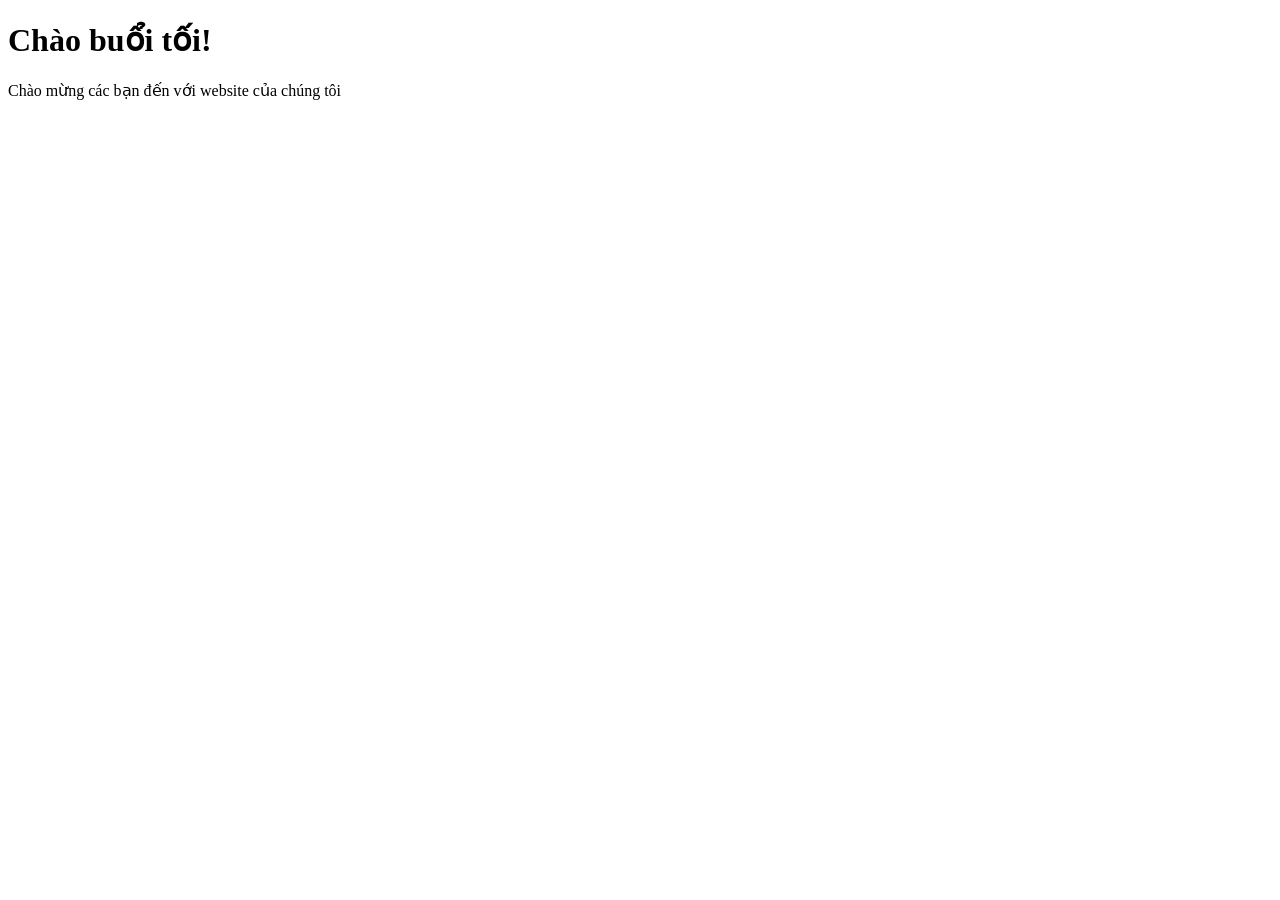
<file: BUOI8/index.html>
<!DOCTYPE html>
<html lang="vi">
<head>
    <meta charset="UTF-8">
    <title>Chào mừng theo dõi thời gia thực tế</title>
    
</head>
<body>
    <!-- Thẻ chứa nội dung lời chào-->
    <h1 id="greeting"></h1>
    <p>Chào mừng các bạn đến với website của chúng tôi</p>
    <script>
        // Lấy giờ hiện tại từ hệ thống (0 đến 23)
        const currentHour = new Date().getHours();
        let message = "";

        // Kiểm tra giờ hiện tại và gán thông điệp phù hợp
        if (currentHour >= 5 && currentHour < 12) {
            message = "Chào buổi sáng!";
        } else if (currentHour >= 12 && currentHour < 18) {
            message = "Chào buổi chiều!";
        } else if (currentHour >= 18 && currentHour < 22) {
            message = "Chào buổi tối!";
        } else {
            message = "Chúc bạn ngủ ngon!";
        }

        // Hiển thị thông điệp trong thẻ h1
        document.getElementById("greeting").innerHTML = message;
    </script>
</body>
</html>
</file>
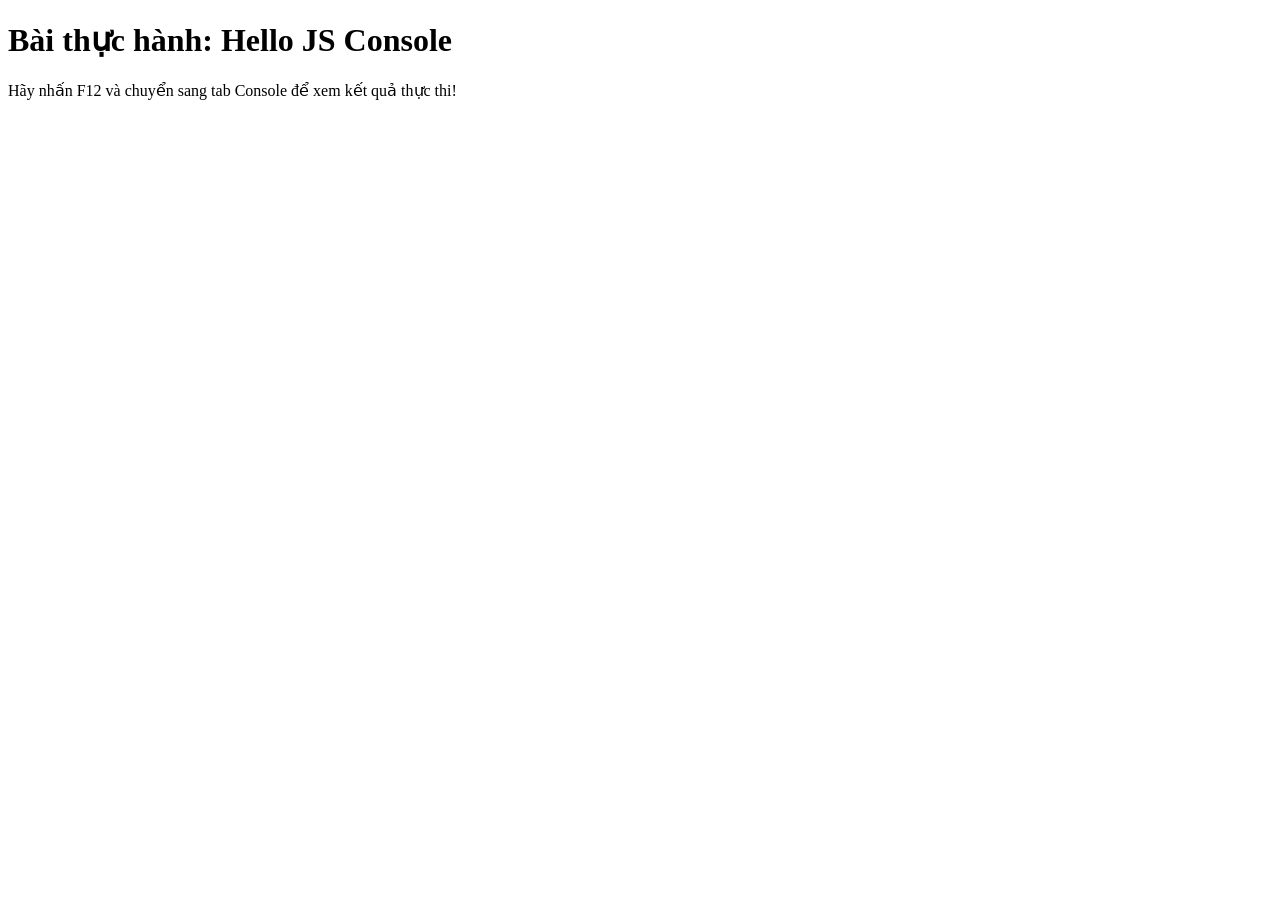
<file: BUOI8/HD1/index.html>
<!DOCTYPE html>
<html lang="vi">
<head>
    <meta charset="UTF-8">
    <meta name="viewport" content="width=device-width, initial-scale=1.0">
    <title>Thực hành JavaScript Console</title>
</head>
<body>
    <h1>Bài thực hành: Hello JS Console</h1>
    <p>Hãy nhấn F12 và chuyển sang tab Console để xem kết quả thực thi!</p>

    <!-- Đoạn mã JavaScript được gộp chung trực tiếp vào đây -->
    <script>
        // 1. Khai báo tên và tuổi
        let ten = "Thịnh";
        let tuoi = 20;
        console.log("Xin chào, tôi tên là " + ten + ", " + tuoi + " tuổi.");

        // 2. Các phép toán cơ bản
        console.log("10 + 5 =", 10 + 5);
        console.log("20 - 8 =", 20 - 8);

        // 3. Vibe Coding: Giải thích '10' + 20
        let ketQua = '10' + 20;
        console.log("Kết quả của '10' + 20 là:", ketQua); 
        // Sẽ ra chuỗi '1020' do ép kiểu ngầm (type coercion)
    </script>
</body>
</html>
</file>
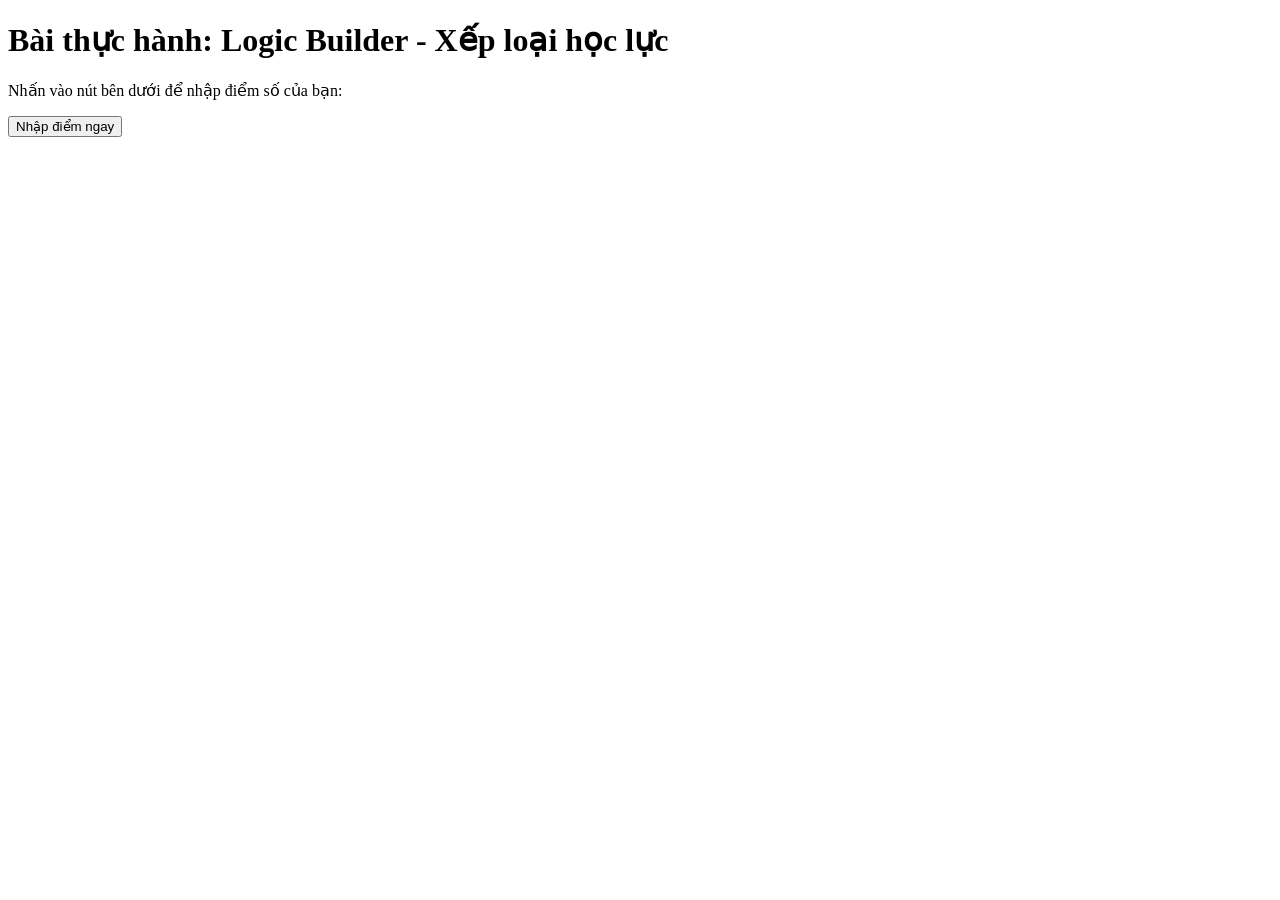
<file: BUOI8/HD2/index.html>
<!DOCTYPE html>
<html lang="vi">
<head>
    <meta charset="UTF-8">
    <meta name="viewport" content="width=device-width, initial-scale=1.0">
    <title>Hoạt động 2: Logic Builder</title>
</head>
<body>
    <h1>Bài thực hành: Logic Builder - Xếp loại học lực</h1>
    <p>Nhấn vào nút bên dưới để nhập điểm số của bạn:</p>
    <button onclick="kiemTraDiem()">Nhập điểm ngay</button>

    <script>
        function kiemTraDiem() {
            // 1. Sử dụng prompt() để lấy điểm số từ người dùng (ép kiểu sang số thực dùng parseFloat)
            let nhapDiem = prompt("Nhập vào số điểm của bạn (0 - 10):");
            
            // Nếu người dùng bấm Cancel thì thoát hàm
            if (nhapDiem === null) return; 

            let diem = parseFloat(nhapDiem);

            // 2. Kiểm tra dữ liệu nhập vào có phải là số hợp lệ không
            if (isNaN(diem) || diem < 0 || diem > 10) {
                alert("Vui lòng nhập một số hợp lệ từ 0 đến 10!");
                return;
            }

            // 3. Sử dụng cấu trúc điều kiện if-else để kiểm tra và xếp loại theo yêu cầu
            // (Theo prompt mẫu: Giỏi (>8), Khá (>6.5), Trung bình (>=5), Yếu (<5))
            if (diem > 8) {
                alert("Điểm của bạn là " + diem + " - Xếp loại: GIỎI! Xuất sắc quá!");
            } else if (diem > 6.5) {
                alert("Điểm của bạn là " + diem + " - Xếp loại: KHÁ! Cố gắng phát huy nhé!");
            } else if (diem >= 5) {
                alert("Điểm của bạn là " + diem + " - Xếp loại: TRUNG BÌNH. Chúc mừng bạn đã đạt!");
            } else {
                alert("Điểm của bạn là " + diem + " - Xếp loại: YẾU. Rất tiếc, hãy cố gắng hơn!");
            }
        }
    </script>
</body>
</html>
</file>
<file: buoi 5/style.css>
/* ==========================================================================
   DESIGN SYSTEM & COLOR PALETTE REFACTORING (PROFESSIONAL TECH PALETTE)
   ========================================================================== */
:root {
    /* --- COLOR PALETTE --- */
    --primary-color: #4f46e5;
    /* Indigo hiện đại, sang trọng */
    --primary-hover: #4338ca;
    /* Indigo đậm khi hover */
    --primary-light: #e0e7ff;
    /* Nền phụ dịu mắt */
    --secondary-color: #06b6d4;
    /* Cyan năng động */
    --accent-purple: #8b5cf6;
    /* Tím công nghệ */
    --accent-green: #10b981;
    /* Xanh lá trạng thái active */

    /* Gradients cao cấp */
    --gradient-primary: linear-gradient(135deg, #4f46e5 0%, #06b6d4 100%);
    --gradient-hero: linear-gradient(135deg, #4f46e5 0%, #7c3aed 50%, #06b6d4 100%);
    --gradient-card-hover: linear-gradient(180deg, rgba(255, 255, 255, 1) 0%, rgba(248, 250, 252, 0.95) 100%);
    --gradient-banner: linear-gradient(135deg, rgba(79, 70, 229, 0.95) 0%, rgba(6, 182, 212, 0.88) 100%);

    /* Text Colors (Độ tương phản chuẩn UX) */
    --text-dark: #0f172a;
    /* Slate 900 - Đen chữ chuẩn hiện đại */
    --text-medium: #475569;
    /* Slate 600 - Xám chữ phụ */
    --text-light: #94a3b8;
    /* Slate 400 */

    /* Background & Border Colors */
    --bg-color: #f8fafc;
    /* Slate 50 - Nền sáng sang trọng */
    --card-bg: #ffffff;
    --border-color: #e2e8f0;
    /* Viền tinh tế Slate 200 */
    --border-highlight: rgba(79, 70, 229, 0.3);

    /* Shadow System (Đổ bóng nhiều lớp tạo chiều sâu) */
    --shadow-sm: 0 2px 4px rgba(15, 23, 42, 0.04);
    --shadow-md: 0 8px 16px -2px rgba(15, 23, 42, 0.06), 0 3px 6px -2px rgba(15, 23, 42, 0.03);
    --shadow-lg: 0 16px 32px -4px rgba(15, 23, 42, 0.08), 0 6px 12px -3px rgba(15, 23, 42, 0.04);
    --shadow-hover: 0 20px 30px -8px rgba(79, 70, 229, 0.16), 0 8px 12px -4px rgba(6, 182, 212, 0.08);

    /* --- SPACING SYSTEM --- */
    --spacing-xs: 0.4rem;
    /* ~6.4px */
    --spacing-sm: 0.8rem;
    /* ~12.8px */
    --spacing-md: 1rem;
    /* ~16px */
    --spacing-lg: 1.5rem;
    /* 24px */
    --spacing-xl: 2rem;
    /* 32px */
    --spacing-2xl: 2.5rem;
    /* 40px */

    /* Layout Gap */
    --grid-gap-desktop: 2rem;
    --grid-gap-mobile: 1.5rem;
    --services-gap: 20px;

    /* Border Radius */
    --radius-sm: 8px;
    --radius-md: 12px;
    --radius-lg: 20px;
    --radius-full: 9999px;
}

/* --- RESET BASE & BOX MODEL --- */
* {
    margin: 0;
    padding: 0;
    box-sizing: border-box;
}

html {
    scroll-behavior: smooth;
}

body {
    background-color: var(--bg-color);
    color: var(--text-dark);
    font-family: 'Inter', system-ui, -apple-system, sans-serif;
    line-height: 1.6;
    overflow-x: hidden;
    position: relative;
    min-height: 100vh;
    display: flex;
    flex-direction: column;
}

/* ==========================================================================
   ANIMATION 4: PARALLAX BACKGROUND - ẢNH NỀN CHUYỂN ĐỘNG SÂU
   ========================================================================== */
.parallax-bg-shapes {
    position: fixed;
    top: 0;
    left: 0;
    width: 100vw;
    height: 100vh;
    pointer-events: none;
    z-index: -1;
    overflow: hidden;
}

.parallax-shape {
    position: absolute;
    border-radius: 50%;
    filter: blur(80px);
    opacity: 0.45;
    will-change: transform;
}

.shape-1 {
    width: 450px;
    height: 450px;
    background: radial-gradient(circle, rgba(79, 70, 229, 0.35) 0%, transparent 70%);
    top: -100px;
    left: -100px;
    animation: floatShape1 18s ease-in-out infinite alternate;
}

.shape-2 {
    width: 500px;
    height: 500px;
    background: radial-gradient(circle, rgba(6, 182, 212, 0.3) 0%, transparent 70%);
    top: 40%;
    right: -150px;
    animation: floatShape2 22s ease-in-out infinite alternate;
}

.shape-3 {
    width: 400px;
    height: 400px;
    background: radial-gradient(circle, rgba(139, 92, 246, 0.25) 0%, transparent 70%);
    bottom: -100px;
    left: 30%;
    animation: floatShape3 20s ease-in-out infinite alternate;
}

@keyframes floatShape1 {
    0% {
        transform: translate(0, 0) scale(1);
    }

    100% {
        transform: translate(80px, 100px) scale(1.15);
    }
}

@keyframes floatShape2 {
    0% {
        transform: translate(0, 0) scale(1);
    }

    100% {
        transform: translate(-100px, 80px) scale(0.9);
    }
}

@keyframes floatShape3 {
    0% {
        transform: translate(0, 0) scale(1);
    }

    100% {
        transform: translate(60px, -80px) scale(1.1);
    }
}

/* Banner Parallax */
.parallax-banner {
    position: relative;
    background: var(--gradient-banner);
    background-attachment: fixed;
    background-position: center;
    background-size: cover;
    color: #ffffff;
    padding: var(--spacing-2xl) var(--spacing-xl);
    border-radius: var(--radius-lg);
    text-align: center;
    box-shadow: var(--shadow-lg);
    overflow: hidden;
    margin-top: var(--spacing-xl);
}

.parallax-banner::before {
    content: '';
    position: absolute;
    inset: 0;
    background: radial-gradient(circle at 50% 50%, rgba(255, 255, 255, 0.15), transparent 70%);
    pointer-events: none;
}

.quote-icon-large {
    font-size: 2rem;
    margin-bottom: var(--spacing-sm);
    opacity: 0.8;
}

.parallax-content h2 {
    font-size: 1.35rem;
    font-weight: 700;
    line-height: 1.5;
    margin-bottom: var(--spacing-xs);
}

.parallax-content p {
    font-size: 0.92rem;
    opacity: 0.9;
    font-style: italic;
}

/* --- HEADER & NAVIGATION (STICKY GLASSMORPHISM) --- */
header {
    background-color: rgba(255, 255, 255, 0.88);
    backdrop-filter: blur(14px);
    -webkit-backdrop-filter: blur(14px);
    border-bottom: 1px solid var(--border-color);
    position: sticky;
    top: 0;
    z-index: 100;
    box-shadow: var(--shadow-sm);
    transition: all 0.3s ease;
}

.header-container {
    max-width: 1200px;
    margin: 0 auto;
    padding: 0.9rem var(--spacing-xl);
    display: flex;
    justify-content: space-between;
    align-items: center;
}

.logo {
    display: flex;
    align-items: center;
    gap: var(--spacing-sm);
    font-weight: 700;
    font-size: 1.2rem;
    color: var(--primary-color);
    letter-spacing: -0.02em;
}

.logo i {
    background: var(--gradient-primary);
    -webkit-background-clip: text;
    -webkit-text-fill-color: transparent;
    font-size: 1.3rem;
}

.logo-badge {
    padding: 2px var(--spacing-sm);
    border-radius: var(--radius-sm);
    background: var(--gradient-primary);
    color: #ffffff;
    font-size: 0.75rem;
    font-weight: 600;
    box-shadow: 0 2px 6px rgba(79, 70, 229, 0.25);
}

nav ul {
    display: flex;
    gap: var(--spacing-md);
    list-style: none;
}

nav a.nav-tab {
    color: var(--text-medium);
    text-decoration: none;
    font-weight: 600;
    font-size: 0.92rem;
    position: relative;
    padding: 8px 16px;
    border-radius: var(--radius-md);
    display: inline-flex;
    align-items: center;
    gap: 6px;
    transition: all 0.25s cubic-bezier(0.34, 1.56, 0.64, 1);
}

nav a.nav-tab i {
    font-size: 0.88rem;
    color: var(--text-light);
    transition: color 0.2s ease;
}

nav a.nav-tab:hover {
    color: var(--primary-color);
    background-color: rgba(79, 70, 229, 0.06);
}

nav a.nav-tab:hover i {
    color: var(--primary-color);
}

/* Active tab style */
nav a.nav-tab.active {
    color: #ffffff;
    background: var(--gradient-primary);
    box-shadow: 0 4px 12px rgba(79, 70, 229, 0.35);
}

nav a.nav-tab.active i {
    color: #ffffff;
}

/* ==========================================================================
   ANIMATION 5: MODERN HAMBURGER MENU - BIẾN ĐỔI BIỂU TƯỢNG (MOBILE)
   ========================================================================== */
.hamburger-menu {
    display: none;
    flex-direction: column;
    justify-content: space-around;
    width: 32px;
    height: 26px;
    background: transparent;
    border: none;
    cursor: pointer;
    padding: 0;
    z-index: 110;
}

.hamburger-menu .bar {
    width: 100%;
    height: 3px;
    background: var(--primary-color);
    border-radius: var(--radius-full);
    transition: transform 0.35s cubic-bezier(0.34, 1.56, 0.64, 1),
        opacity 0.25s ease,
        background-color 0.3s ease;
    transform-origin: center;
    will-change: transform, opacity;
}

.hamburger-menu.active .bar:nth-child(1) {
    transform: translateY(8.5px) rotate(45deg);
    background: var(--primary-hover);
}

.hamburger-menu.active .bar:nth-child(2) {
    opacity: 0;
    transform: scaleX(0);
}

.hamburger-menu.active .bar:nth-child(3) {
    transform: translateY(-8.5px) rotate(-45deg);
    background: var(--primary-hover);
}

/* ==========================================================================
   APP CONTAINER & HỆ THỐNG CHUYỂN TRANG (PAGE-VIEW SPA)
   ========================================================================== */
.app-container {
    max-width: 1200px;
    margin: var(--spacing-2xl) auto;
    padding: 0 var(--spacing-xl);
    flex: 1;
    width: 100%;
}

/* Mặc định: Ẩn tất cả các trang */
.page-view {
    display: none;
    opacity: 0;
    transform: translateY(16px);
    will-change: transform, opacity;
}

/* Trang active: Hiển thị và chạy animation chuyển cảnh mượt */
.page-view.active {
    display: block;
    animation: pageTransitionIn 0.45s cubic-bezier(0.34, 1.56, 0.64, 1) forwards;
}

@keyframes pageTransitionIn {
    0% {
        opacity: 0;
        transform: translateY(20px) scale(0.99);
    }

    100% {
        opacity: 1;
        transform: translateY(0) scale(1);
    }
}

/* --- COMMON SECTION STYLES --- */
section {
    background-color: var(--card-bg);
    border-radius: var(--radius-lg);
    padding: var(--spacing-2xl);
    border: 1px solid var(--border-color);
    box-shadow: var(--shadow-md);
    transition: border-color 0.3s ease, box-shadow 0.3s ease;
}

section:hover {
    border-color: rgba(79, 70, 229, 0.2);
}

.section-title {
    margin-bottom: 4px;
    display: flex;
    align-items: center;
    gap: var(--spacing-sm);
    color: var(--text-dark);
    font-size: 1.5rem;
    font-weight: 700;
    letter-spacing: -0.02em;
}

.section-title i {
    color: var(--primary-color);
    background: rgba(79, 70, 229, 0.08);
    padding: 8px 10px;
    border-radius: var(--radius-sm);
    font-size: 1.2rem;
}

.section-subtitle {
    color: var(--text-medium);
    font-size: 0.95rem;
    margin-bottom: var(--spacing-xl);
}

/* ==========================================================================
   TRANG 1: GIỚI THIỆU (ABOUT PAGE LAYOUT)
   ========================================================================== */
.about-grid-layout {
    display: grid;
    grid-template-columns: 1.8fr 1.2fr;
    gap: var(--grid-gap-desktop);
    align-items: stretch;
}

.hero-section {
    display: flex;
    flex-direction: column;
    justify-content: center;
    gap: var(--spacing-md);
    background: linear-gradient(135deg, #ffffff 0%, #f8fafc 100%);
    position: relative;
    overflow: hidden;
}

.hero-section::before {
    content: '';
    position: absolute;
    top: 0;
    left: 0;
    right: 0;
    height: 4px;
    background: var(--gradient-primary);
}

.status-badge {
    display: inline-flex;
    align-items: center;
    gap: 8px;
    width: fit-content;
    padding: 4px 12px;
    border-radius: var(--radius-full);
    background-color: rgba(16, 185, 129, 0.1);
    color: var(--accent-green);
    font-size: 0.85rem;
    font-weight: 600;
    border: 1px solid rgba(16, 185, 129, 0.25);
}

.status-dot {
    width: 8px;
    height: 8px;
    border-radius: 50%;
    background-color: var(--accent-green);
    box-shadow: 0 0 8px var(--accent-green);
    animation: pulse 2s infinite;
}

@keyframes pulse {

    0%,
    100% {
        opacity: 1;
        transform: scale(1);
    }

    50% {
        opacity: 0.5;
        transform: scale(0.85);
    }
}

.hero-title {
    font-size: 2.3rem;
    line-height: 1.25;
    color: var(--text-dark);
    letter-spacing: -0.03em;
}

.hero-title span {
    background: var(--gradient-hero);
    -webkit-background-clip: text;
    -webkit-text-fill-color: transparent;
    font-weight: 800;
}

/* ANIMATION 3: TYPING EFFECT (Hiệu ứng gõ chữ trọn vẹn trên 1 dòng) */
.typing-container {
    display: inline-flex;
    align-items: center;
    gap: 6px;
    background: rgba(79, 70, 229, 0.05);
    border: 1px solid rgba(79, 70, 229, 0.15);
    padding: 6px 14px;
    border-radius: var(--radius-md);
    width: fit-content;
    max-width: 100%;
    font-family: 'Fira Code', monospace;
    font-size: 0.95rem;
    color: var(--primary-color);
    font-weight: 600;
    white-space: nowrap;
}

.typing-prefix {
    color: var(--text-medium);
    font-size: 0.88rem;
    white-space: nowrap;
    flex-shrink: 0;
}

.typing-text {
    display: inline-block;
    overflow: hidden;
    white-space: nowrap;
    border-right: 2px solid var(--primary-color);
    width: 0;
    animation: typewriter 4.5s steps(38, end) infinite alternate,
        blinkCursor 0.75s step-end infinite;
}

@keyframes typewriter {
    0% {
        width: 0;
    }

    45%,
    80% {
        width: 38.5ch;
    }

    100% {
        width: 0;
    }
}

@keyframes blinkCursor {
    50% {
        border-color: transparent;
    }
}

.hero-desc {
    color: var(--text-medium);
    line-height: 1.7;
    font-size: 1rem;
}

.hero-actions {
    display: flex;
    gap: var(--spacing-md);
    margin-top: var(--spacing-sm);
    flex-wrap: wrap;
}

.btn-cta-primary {
    display: inline-flex;
    align-items: center;
    gap: 8px;
    padding: 10px 22px;
    border-radius: var(--radius-md);
    background: var(--gradient-primary);
    color: #ffffff;
    text-decoration: none;
    font-weight: 600;
    font-size: 0.95rem;
    box-shadow: 0 4px 14px rgba(79, 70, 229, 0.35);
    will-change: transform;
    transition: transform 0.3s cubic-bezier(0.34, 1.56, 0.64, 1),
        box-shadow 0.3s ease;
}

.btn-cta-primary:hover {
    transform: translateY(-3px);
    box-shadow: 0 8px 20px rgba(79, 70, 229, 0.45);
    filter: brightness(1.05);
}

.btn-cta-outline {
    display: inline-flex;
    align-items: center;
    gap: 8px;
    padding: 10px 22px;
    border-radius: var(--radius-md);
    background-color: transparent;
    color: var(--text-dark);
    text-decoration: none;
    font-weight: 600;
    font-size: 0.95rem;
    border: 1px solid var(--border-color);
    will-change: transform;
    transition: transform 0.3s cubic-bezier(0.34, 1.56, 0.64, 1),
        background-color 0.3s ease;
}

.btn-cta-outline:hover {
    background-color: rgba(79, 70, 229, 0.05);
    border-color: var(--primary-color);
    color: var(--primary-color);
    transform: translateY(-3px);
}

/* ==========================================================================
   ANIMATION 2: CARD FLIP EFFECT - THẺ NHÂN SỰ LẬT MẶT (3D PERSPECTIVE)
   ========================================================================== */
.about-flip-wrapper {
    height: 100%;
}

.flip-card-container {
    perspective: 1000px;
    height: 100%;
    min-height: 320px;
}

.flip-card {
    width: 100%;
    height: 100%;
    position: relative;
    transform-style: preserve-3d;
    transition: transform 0.8s cubic-bezier(0.34, 1.56, 0.64, 1);
    border-radius: var(--radius-lg);
    cursor: pointer;
    will-change: transform;
}

.flip-card-container:hover .flip-card {
    transform: rotateY(180deg);
}

.flip-card-front,
.flip-card-back {
    position: absolute;
    inset: 0;
    width: 100%;
    height: 100%;
    backface-visibility: hidden;
    -webkit-backface-visibility: hidden;
    border-radius: var(--radius-lg);
    padding: var(--spacing-2xl) var(--spacing-xl);
    border: 1px solid var(--border-color);
    box-shadow: var(--shadow-md);
    display: flex;
    flex-direction: column;
    justify-content: center;
    align-items: center;
    text-align: center;
}

/* Mặt trước */
.flip-card-front {
    background: linear-gradient(135deg, #ffffff 0%, #f8fafc 100%);
}

.flip-avatar-wrapper {
    position: relative;
    width: 76px;
    height: 76px;
    margin-bottom: var(--spacing-sm);
}

.flip-avatar-glow {
    position: absolute;
    inset: -4px;
    background: var(--gradient-primary);
    border-radius: 50%;
    filter: blur(8px);
    opacity: 0.6;
}

.flip-avatar-icon {
    position: relative;
    width: 100%;
    height: 100%;
    background: #ffffff;
    border: 2px solid var(--primary-color);
    border-radius: 50%;
    display: flex;
    align-items: center;
    justify-content: center;
    font-size: 1.8rem;
    color: var(--primary-color);
}

.flip-card-front h3 {
    color: var(--text-dark);
    font-size: 1.3rem;
    margin-bottom: 4px;
}

.flip-role {
    color: var(--primary-color);
    font-weight: 600;
    font-size: 0.92rem;
    margin-bottom: var(--spacing-sm);
}

.flip-hint {
    font-size: 0.8rem;
    color: var(--text-light);
    display: flex;
    align-items: center;
    gap: 4px;
}

/* Mặt sau */
.flip-card-back {
    background: var(--gradient-primary);
    color: #ffffff;
    transform: rotateY(180deg);
}

.flip-card-back h3 {
    font-size: 1.25rem;
    margin-bottom: var(--spacing-md);
}

.flip-info-list {
    list-style: none;
    text-align: left;
    width: 100%;
    font-size: 0.88rem;
    margin-bottom: var(--spacing-lg);
}

.flip-info-list li {
    margin-bottom: 8px;
    display: flex;
    align-items: center;
    gap: 8px;
}

.btn-flip-contact {
    display: inline-block;
    padding: 8px 20px;
    background: #ffffff;
    color: var(--primary-color);
    text-decoration: none;
    font-weight: 700;
    font-size: 0.88rem;
    border-radius: var(--radius-full);
    box-shadow: 0 4px 10px rgba(0, 0, 0, 0.15);
    transition: transform 0.2s ease;
}

.btn-flip-contact:hover {
    transform: scale(1.05);
}

/* ==========================================================================
   TRANG 2: KỸ NĂNG (SKILLS PAGE & SKILL BAR ANIMATION)
   ========================================================================== */
.skills-list {
    display: grid;
    grid-template-columns: repeat(3, 1fr);
    gap: var(--spacing-md);
    margin-bottom: var(--spacing-xl);
}

.skill-item {
    background-color: var(--card-bg);
    border: 1px solid var(--border-color);
    padding: var(--spacing-lg);
    border-radius: var(--radius-md);
    display: flex;
    align-items: center;
    gap: var(--spacing-sm);
    color: var(--text-dark);
    font-weight: 600;
    font-size: 0.95rem;
    box-shadow: var(--shadow-sm);
    will-change: transform;
    transition: all 0.3s cubic-bezier(0.34, 1.56, 0.64, 1);
}

.skill-item:hover {
    transform: translateY(-4px);
    border-color: var(--primary-color);
    box-shadow: var(--shadow-hover);
    color: var(--primary-color);
}

.skill-item i {
    font-size: 1.4rem;
    color: var(--primary-color);
}

/* ANIMATION 6: Skill Bars */
.skill-bars-wrapper {
    background: linear-gradient(135deg, rgba(248, 250, 252, 0.9) 0%, rgba(255, 255, 255, 0.9) 100%);
    border: 1px solid var(--border-color);
    border-radius: var(--radius-md);
    padding: var(--spacing-xl);
    box-shadow: var(--shadow-sm);
}

.skill-bars-title {
    font-size: 1.15rem;
    margin-bottom: var(--spacing-lg);
    color: var(--text-dark);
    display: flex;
    align-items: center;
    gap: 8px;
}

.skill-bar-group {
    margin-bottom: var(--spacing-lg);
}

.skill-bar-group:last-child {
    margin-bottom: 0;
}

.skill-bar-info {
    display: flex;
    justify-content: space-between;
    font-size: 0.9rem;
    font-weight: 600;
    color: var(--text-dark);
    margin-bottom: 8px;
}

.skill-percent-text {
    color: var(--primary-color);
    font-family: 'Fira Code', monospace;
}

.skill-progress-track {
    width: 100%;
    height: 10px;
    background-color: var(--border-color);
    border-radius: var(--radius-full);
    overflow: hidden;
    position: relative;
}

.skill-progress-fill {
    height: 100%;
    width: 0;
    border-radius: var(--radius-full);
    background: var(--gradient-primary);
    box-shadow: 0 0 10px rgba(79, 70, 229, 0.4);
    will-change: width;
    animation: fillSkillBar 1.6s cubic-bezier(0.25, 1, 0.5, 1) forwards;
}

@keyframes fillSkillBar {
    0% {
        width: 0;
    }

    100% {
        width: var(--skill-target);
    }
}

/* ==========================================================================
   TRANG 3: DỰ ÁN (PROJECTS PAGE)
   ========================================================================== */
.projects-grid {
    display: grid;
    grid-template-columns: repeat(2, 1fr);
    gap: var(--grid-gap-desktop);
}

.project-card {
    background-color: var(--card-bg);
    border: 1px solid var(--border-color);
    border-radius: var(--radius-md);
    padding: var(--spacing-xl);
    display: flex;
    flex-direction: column;
    justify-content: space-between;
    box-shadow: var(--shadow-sm);
    will-change: transform;
    transition: all 0.3s cubic-bezier(0.34, 1.56, 0.64, 1);
}

.project-card:hover {
    transform: translateY(-6px);
    border-color: var(--border-highlight);
    box-shadow: var(--shadow-hover);
}

.project-category {
    display: inline-block;
    font-size: 0.78rem;
    font-weight: 700;
    color: var(--secondary-color);
    text-transform: uppercase;
    letter-spacing: 0.05em;
    margin-bottom: 4px;
}

.project-card h3 {
    margin-bottom: var(--spacing-xs);
    color: var(--text-dark);
    font-size: 1.2rem;
    font-weight: 700;
}

.project-card p {
    margin-bottom: var(--spacing-lg);
    color: var(--text-medium);
    font-size: 0.95rem;
    line-height: 1.6;
}

.tech-stack {
    display: flex;
    flex-wrap: wrap;
    gap: var(--spacing-xs);
}

.tech-badge {
    padding: 5px 12px;
    border-radius: var(--radius-full);
    background-color: rgba(79, 70, 229, 0.08);
    color: var(--primary-color);
    font-size: 0.82rem;
    font-weight: 600;
    border: 1px solid rgba(79, 70, 229, 0.15);
}

/* ==========================================================================
   TRANG 4: DỊCH VỤ (SERVICES PAGE)
   ========================================================================== */
.services-container {
    display: grid;
    grid-template-columns: repeat(4, 1fr);
    gap: var(--services-gap, 20px);
}

.service-card {
    background-color: var(--card-bg);
    border: 1px solid var(--border-color);
    border-radius: var(--radius-md);
    padding: var(--spacing-xl) var(--spacing-lg);
    text-align: center;
    box-shadow: var(--shadow-sm);
    will-change: transform;
    transition: all 0.3s cubic-bezier(0.34, 1.56, 0.64, 1);
}

.service-card:hover {
    transform: translateY(-6px);
    border-color: var(--border-highlight);
    box-shadow: var(--shadow-hover);
    background: var(--gradient-card-hover);
}

.service-icon {
    width: 52px;
    height: 52px;
    margin: 0 auto var(--spacing-md) auto;
    border-radius: 50%;
    background: rgba(79, 70, 229, 0.08);
    color: var(--primary-color);
    display: flex;
    align-items: center;
    justify-content: center;
    font-size: 1.35rem;
    transition: transform 0.3s ease;
}

.service-card:hover .service-icon {
    transform: scale(1.12);
    background: var(--gradient-primary);
    color: #ffffff;
}

.service-card h3 {
    margin-bottom: var(--spacing-xs);
    color: var(--text-dark);
    font-size: 1.15rem;
    font-weight: 700;
}

.service-card p {
    color: var(--text-medium);
    font-size: 0.9rem;
    line-height: 1.6;
}

/* ==========================================================================
   TRANG 5: LIÊN HỆ (CONTACT PAGE LAYOUT)
   ========================================================================== */
.contact-page-layout {
    display: grid;
    grid-template-columns: 1.6fr 1.4fr;
    gap: var(--grid-gap-desktop);
    align-items: start;
}

.contact-form-section {
    background-color: var(--card-bg);
    border-radius: var(--radius-lg);
    padding: var(--spacing-2xl);
    border: 1px solid var(--border-color);
    box-shadow: var(--shadow-md);
}

.contact-form {
    display: flex;
    flex-direction: column;
    gap: var(--spacing-md);
}

.form-group {
    display: flex;
    flex-direction: column;
    gap: 6px;
    text-align: left;
}

.form-group label {
    font-size: 0.9rem;
    font-weight: 600;
    color: var(--text-dark);
}

.form-group input,
.form-group textarea {
    width: 100%;
    padding: 10px 14px;
    border-radius: var(--radius-md);
    border: 1px solid var(--border-color);
    font-family: inherit;
    font-size: 0.95rem;
    background-color: var(--bg-color);
    color: var(--text-dark);
    transition: all 0.25s ease;
}

.form-group input:focus,
.form-group textarea:focus {
    outline: none;
    border-color: var(--primary-color);
    background-color: #ffffff;
    box-shadow: 0 0 0 3px rgba(79, 70, 229, 0.15);
}

/* NÚT BẤM CẢM XÚC (HOẠT ĐỘNG 1) */
.btn-message {
    display: inline-flex;
    align-items: center;
    justify-content: center;
    gap: var(--spacing-sm);
    width: 100%;
    padding: 12px var(--spacing-lg);
    background: var(--gradient-primary);
    color: #ffffff;
    font-size: 1rem;
    font-weight: 600;
    border: none;
    border-radius: var(--radius-md);
    cursor: pointer;
    box-shadow: 0 6px 14px -2px rgba(79, 70, 229, 0.35);
    letter-spacing: 0.01em;
    will-change: transform, box-shadow;
    transition: transform 0.3s cubic-bezier(0.34, 1.56, 0.64, 1),
        box-shadow 0.3s cubic-bezier(0.34, 1.56, 0.64, 1),
        filter 0.3s ease;
    margin-top: 4px;
}

.btn-message:hover {
    transform: translateY(-3px);
    box-shadow: 0 12px 24px -3px rgba(79, 70, 229, 0.5), 0 4px 8px -2px rgba(6, 182, 212, 0.3);
    filter: brightness(1.06);
}

.btn-message:active {
    transform: translateY(0px) scale(0.95);
    box-shadow: 0 3px 6px rgba(79, 70, 229, 0.3);
    transition-duration: 0.1s;
}

/* Aside Contact */
.contact-aside-section .aside-card {
    background-color: var(--card-bg);
    border-radius: var(--radius-lg);
    padding: var(--spacing-2xl);
    border: 1px solid var(--border-color);
    box-shadow: var(--shadow-md);
}

.quote-box {
    border-left: 4px solid var(--primary-color);
    background: linear-gradient(135deg, rgba(79, 70, 229, 0.06) 0%, rgba(6, 182, 212, 0.03) 100%);
    padding: var(--spacing-md);
    border-radius: 0 var(--radius-md) var(--radius-md) 0;
    margin-bottom: var(--spacing-lg);
    color: var(--text-medium);
    font-style: italic;
    font-size: 0.92rem;
    line-height: 1.5;
}

/* HOẠT ĐỘNG 2: SPINNER LOADING INDICATOR */
.spinner-container {
    display: flex;
    flex-direction: column;
    align-items: center;
    justify-content: center;
    gap: var(--spacing-sm);
    padding: var(--spacing-md);
    margin-bottom: var(--spacing-lg);
    background: rgba(79, 70, 229, 0.03);
    border: 1px dashed rgba(79, 70, 229, 0.2);
    border-radius: var(--radius-md);
}

.spinner {
    width: 38px;
    height: 38px;
    border: 3.5px solid var(--border-color);
    border-top-color: var(--primary-color);
    border-radius: 50%;
    will-change: transform;
    animation: spin 1s linear infinite;
}

.loading-text {
    font-size: 0.85rem;
    color: var(--text-medium);
    font-weight: 500;
}

@keyframes spin {
    0% {
        transform: rotate(0deg);
    }

    100% {
        transform: rotate(360deg);
    }
}

/* Social Links */
.social-links {
    display: flex;
    flex-direction: column;
    gap: var(--spacing-sm);
}

.btn-social {
    display: flex;
    align-items: center;
    justify-content: center;
    gap: var(--spacing-sm);
    width: 100%;
    padding: 10px var(--spacing-sm);
    border-radius: var(--radius-md);
    border: 1px solid var(--border-color);
    background-color: var(--card-bg);
    color: var(--text-dark);
    text-decoration: none;
    font-weight: 600;
    font-size: 0.92rem;
    box-shadow: var(--shadow-sm);
    will-change: transform;
    transition: all 0.3s cubic-bezier(0.34, 1.56, 0.64, 1);
}

.btn-social:hover {
    background: var(--gradient-primary);
    color: #ffffff;
    border-color: transparent;
    transform: translateY(-3px);
    box-shadow: 0 10px 20px -3px rgba(79, 70, 229, 0.35);
}

.btn-social:active {
    transform: translateY(0) scale(0.95);
    box-shadow: 0 2px 4px rgba(0, 0, 0, 0.1);
}

/* ==========================================================================
   ANIMATION 1: FLOATING ACTION BUTTON (FAB) - NÚT TƯƠNG TÁC NỔI
   ========================================================================== */
.fab-wrapper {
    position: fixed;
    bottom: 2rem;
    right: 2rem;
    z-index: 999;
    display: flex;
    flex-direction: column-reverse;
    align-items: center;
    gap: 12px;
}

.fab-main-btn {
    width: 56px;
    height: 56px;
    border-radius: 50%;
    background: var(--gradient-primary);
    color: #ffffff;
    border: none;
    cursor: pointer;
    font-size: 1.4rem;
    display: flex;
    align-items: center;
    justify-content: center;
    box-shadow: 0 8px 24px rgba(79, 70, 229, 0.45);
    will-change: transform;
    transition: transform 0.4s cubic-bezier(0.34, 1.56, 0.64, 1),
        box-shadow 0.3s ease;
    animation: fabPulse 2.5s infinite;
}

@keyframes fabPulse {

    0%,
    100% {
        box-shadow: 0 8px 24px rgba(79, 70, 229, 0.45);
    }

    50% {
        box-shadow: 0 0 30px rgba(6, 182, 212, 0.7);
    }
}

.fab-wrapper.open .fab-main-btn {
    transform: rotate(135deg);
    background: #ef4444;
}

.fab-options {
    display: flex;
    flex-direction: column;
    gap: 10px;
    opacity: 0;
    pointer-events: none;
    transform: translateY(20px) scale(0.8);
    transition: all 0.35s cubic-bezier(0.34, 1.56, 0.64, 1);
}

.fab-wrapper.open .fab-options,
.fab-wrapper:hover .fab-options {
    opacity: 1;
    pointer-events: auto;
    transform: translateY(0) scale(1);
}

.fab-item {
    width: 44px;
    height: 44px;
    border-radius: 50%;
    background: #ffffff;
    color: var(--primary-color);
    display: flex;
    align-items: center;
    justify-content: center;
    text-decoration: none;
    box-shadow: var(--shadow-md);
    border: 1px solid var(--border-color);
    font-size: 1.1rem;
    position: relative;
    will-change: transform;
    transition: all 0.25s cubic-bezier(0.34, 1.56, 0.64, 1);
}

.fab-item:hover {
    background: var(--gradient-primary);
    color: #ffffff;
    transform: scale(1.15) translateY(-2px);
    box-shadow: 0 6px 16px rgba(79, 70, 229, 0.4);
}

.fab-item::before {
    content: attr(data-tooltip);
    position: absolute;
    right: 52px;
    background: var(--text-dark);
    color: #ffffff;
    padding: 4px 10px;
    border-radius: var(--radius-sm);
    font-size: 0.75rem;
    font-weight: 600;
    white-space: nowrap;
    opacity: 0;
    pointer-events: none;
    transform: translateX(10px);
    transition: all 0.2s ease;
}

.fab-item:hover::before {
    opacity: 1;
    transform: translateX(0);
}

/* --- FOOTER --- */
footer {
    background-color: rgba(255, 255, 255, 0.92);
    backdrop-filter: blur(8px);
    padding: var(--spacing-xl) var(--spacing-xl);
    margin-top: auto;
    border-top: 1px solid var(--border-color);
}

.footer-container {
    max-width: 1200px;
    margin: 0 auto;
    display: flex;
    justify-content: space-between;
    align-items: center;
    flex-wrap: wrap;
    gap: var(--spacing-md);
}

.footer-info p {
    margin-bottom: 0.2rem;
    color: var(--text-medium);
    font-size: 0.9rem;
}

/* ==========================================================================
   MEDIA QUERIES FOR RESPONSIVE DESIGN (HĐ 2 & HĐ 3)
   ========================================================================== */

/* --- TABLET BREAKPOINT (768px - 1024px) --- */
@media (max-width: 1024px) and (min-width: 768px) {
    .services-container {
        grid-template-columns: repeat(2, 1fr);
    }

    .skills-list {
        grid-template-columns: repeat(2, 1fr);
    }

    .about-grid-layout,
    .contact-page-layout {
        grid-template-columns: 1fr;
    }
}

/* --- MOBILE BREAKPOINT (< 768px) --- */
@media (max-width: 768px) {
    .app-container {
        padding: 0 var(--spacing-md);
        margin: var(--spacing-lg) auto;
    }

    .about-grid-layout,
    .contact-page-layout {
        grid-template-columns: 1fr;
    }

    /* Hiển thị Hamburger Button */
    .hamburger-menu {
        display: flex;
    }

    /* Mobile Navigation Drawer */
    nav {
        position: absolute;
        top: 100%;
        left: 0;
        right: 0;
        background: rgba(255, 255, 255, 0.98);
        backdrop-filter: blur(16px);
        border-bottom: 1px solid var(--border-color);
        box-shadow: var(--shadow-lg);
        max-height: 0;
        overflow: hidden;
        transition: max-height 0.4s cubic-bezier(0.34, 1.56, 0.64, 1),
            padding 0.3s ease;
        padding: 0 var(--spacing-lg);
    }

    nav.open {
        max-height: 380px;
        padding: var(--spacing-lg);
    }

    nav ul {
        flex-direction: column;
        gap: var(--spacing-sm);
        align-items: stretch;
    }

    nav a.nav-tab {
        width: 100%;
        justify-content: flex-start;
        padding: 10px 14px;
    }

    .services-container {
        grid-template-columns: 1fr;
    }

    .projects-grid {
        grid-template-columns: 1fr;
    }

    .skills-list {
        grid-template-columns: 1fr;
    }

    .hero-title {
        font-size: 1.85rem;
    }

    .typing-container {
        font-size: 0.82rem;
        flex-wrap: wrap;
    }

    .footer-container {
        flex-direction: column;
        align-items: flex-start;
    }

    .fab-wrapper {
        bottom: 1.2rem;
        right: 1.2rem;
    }
}
</file>
<file: BUOI3/style.css>
/* --- RESET BASE & BOX MODEL (LLO 2.1.3) --- */
* {
    margin: 0;
    padding: 0;
    box-sizing: border-box; /* Bắt buộc để tính toán kích thước chuẩn */
}

/* --- HEADER & NAVIGATION (LLO 2.1.1 - Flexbox) --- */
.header-container {
    max-width: 1200px;
    margin: 0 auto;
    padding: 1.2rem 2rem;
    display: flex;
    justify-content: space-between;
    align-items: center;
}

.logo {
    display: flex;
    align-items: center;
    gap: 10px;
}

.logo-badge {
    padding: 4px 8px;
    border-radius: 6px;
}

nav ul {
    display: flex;
    gap: 2rem;
}

/* --- LAYOUT CONTAINER (LLO 2.1.2 - CSS Grid) --- */
.container {
    max-width: 1200px;
    margin: 2.5rem auto;
    padding: 0 2rem;
    display: grid;
    /* Đã sửa: Chuẩn tỷ lệ 1fr 3fr (Sidebar 25%, Main Content 75%) theo đề bài */
    grid-template-columns: 3fr 1fr; 
    gap: 2.5rem;
}

/* --- COMMON SECTION STYLES --- */
section {
    border-radius: 16px;
    padding: 2.5rem;
    margin-bottom: 2rem;
    border: 1px solid;
}

.section-title {
    margin-bottom: 1.5rem;
    display: flex;
    align-items: center;
    gap: 10px;
}

/* --- HERO / ABOUT SECTION --- */
.hero-section {
    display: flex;
    flex-direction: column;
    gap: 1rem;
}

/* --- PROJECTS SECTION (LLO 2.1.2 - Grid Gallery) --- */
.projects-grid {
    display: grid;
    /* Đã sửa: Thay auto-fit/minmax bằng repeat 3 cột chuẩn kiến thức Tuần 3 */
    grid-template-columns: repeat(3, 1fr);
    gap: 1.5rem;
}

.project-card {
    border: 1px solid;
    border-radius: 10px;
    padding: 1.5rem;
    display: flex;
    flex-direction: column;
    justify-content: space-between;
}

.project-card h3 {
    margin-bottom: 0.6rem;
}

.project-card p {
    margin-bottom: 1.2rem;
}

.tech-stack {
    display: flex;
    flex-wrap: wrap; /* Tự động xuống dòng đúng chuẩn LLO 2.1.1 */
    gap: 0.4rem;
}

.tech-badge {
    padding: 4px 10px;
    border-radius: 20px;
}

/* --- SKILLS SECTION (LLO 2.1.1 & 2.1.2) --- */
.skills-list {
    display: flex;
    flex-wrap: wrap; /* Đã sửa: Chuyển sang Flexbox flex-wrap để tự động xuống dòng chuẩn Skill tags */
    gap: 1rem;
}

.skill-item {
    border: 1px solid;
    padding: 1rem;
    border-radius: 10px;
    display: flex;
    align-items: center;
    gap: 12px;
}

/* --- SIDEBAR (ASIDE) --- */
aside .aside-card {
    border-radius: 16px;
    padding: 2rem;
    border: 1px solid;
}

.quote-box {
    border-left: 3px solid;
    padding: 1rem;
    border-radius: 0 10px 10px 0;
    margin-bottom: 1.5rem;
}

.social-links {
    display: flex;
    flex-direction: column;
    gap: 0.8rem;
}

.btn-social {
    display: flex;
    align-items: center;
    justify-content: center;
    gap: 10px;
    width: 100%;
    padding: 0.8rem;
    border-radius: 10px;
    border: 1px solid;
}

/* --- FOOTER (LLO 2.1.1) --- */
footer {
    padding: 2.5rem 2rem;
    margin-top: 4rem;
    border-top: 1px solid;
}

.footer-container {
    max-width: 1200px;
    margin: 0 auto;
    display: flex;
    justify-content: space-between;
    align-items: center;
    flex-wrap: wrap;
    gap: 1rem;
}

.footer-info p {
    margin-bottom: 0.2rem;
}
</file>
<file: BUOI4/style.css>
/* --- HOẠT ĐỘNG 4: DESIGN SYSTEM REFACTORING (CSS VARIABLES) --- */
:root {
    /* --- COLOR PALETTE --- */
    --primary-color: #2563eb;
    --secondary-color: #06b6d4;

    /* Text Colors */
    --text-dark: #1e293b;
    --text-medium: #64748b;
    --text-light: #94a3b8;

    /* Background & Border Colors */
    --bg-color: #f8fafc;
    --card-bg: #ffffff;
    --border-color: #e2e8f0;

    /* --- SPACING SYSTEM --- */
    --spacing-xs: 0.4rem;   /* ~6.4px */
    --spacing-sm: 0.8rem;   /* ~12.8px */
    --spacing-md: 1rem;     /* ~16px */
    --spacing-lg: 1.5rem;   /* 24px */
    --spacing-xl: 2rem;     /* 32px */
    --spacing-2xl: 2.5rem;  /* 40px */
    
    /* Layout Gap */
    --grid-gap-desktop: 2.5rem;
    --grid-gap-mobile: 1.5rem;
    --services-gap: 20px;   /* Yêu cầu cụ thể Hoạt động 3 */

    /* Border Radius */
    --radius-sm: 6px;
    --radius-md: 10px;
    --radius-lg: 16px;
    --radius-full: 9999px;
}

/* --- RESET BASE & BOX MODEL --- */
* {
    margin: 0;
    padding: 0;
    box-sizing: border-box;
}

body {
    background-color: var(--bg-color);
    color: var(--text-dark);
    font-family: 'Inter', system-ui, -apple-system, sans-serif;
}

/* --- HEADER & NAVIGATION --- */
header {
    background-color: var(--card-bg);
    border-bottom: 1px solid var(--border-color);
}

.header-container {
    max-width: 1200px;
    margin: 0 auto;
    padding: 1.2rem var(--spacing-xl);
    display: flex;
    justify-content: space-between;
    align-items: center;
}

.logo {
    display: flex;
    align-items: center;
    gap: var(--spacing-sm);
    font-weight: 700;
    color: var(--primary-color);
}

.logo-badge {
    padding: 4px var(--spacing-sm);
    border-radius: var(--radius-sm);
    background-color: var(--secondary-color);
    color: #ffffff;
    font-size: 0.8rem;
}

nav ul {
    display: flex;
    gap: var(--spacing-xl);
    list-style: none;
}

nav a {
    color: var(--text-medium);
    text-decoration: none;
    font-weight: 500;
    transition: color 0.2s;
}

nav a:hover,
nav a.active {
    color: var(--primary-color);
}

/* --- LAYOUT CONTAINER (DESKTOP: 2 CỘT MAIN/SIDEBAR) --- */
.container {
    max-width: 1200px;
    margin: var(--spacing-2xl) auto;
    padding: 0 var(--spacing-xl);
    display: grid;
    grid-template-columns: 3fr 1fr; 
    gap: var(--grid-gap-desktop);
}

/* --- COMMON SECTION STYLES --- */
section {
    background-color: var(--card-bg);
    border-radius: var(--radius-lg);
    padding: var(--spacing-2xl);
    margin-bottom: var(--spacing-xl);
    border: 1px solid var(--border-color);
}

.section-title {
    margin-bottom: var(--spacing-lg);
    display: flex;
    align-items: center;
    gap: var(--spacing-sm);
    color: var(--primary-color);
    font-size: 1.4rem;
}

/* --- HERO / ABOUT SECTION --- */
.hero-section {
    display: flex;
    flex-direction: column;
    gap: var(--spacing-md);
}

.hero-title {
    font-size: 2.2rem;
    line-height: 1.3;
    color: var(--text-dark);
}

.hero-title span {
    color: var(--primary-color);
    font-weight: 700;
}

.hero-desc {
    color: var(--text-medium);
    line-height: 1.6;
}

/* --- HOẠT ĐỘNG 3: RESPONSIVE BREAKPOINT CHALLENGE (SERVICES) --- */
/* Mặc định trên Desktop (> 1024px): 4 Cột & gap: 20px */
.services-container {
    display: grid;
    grid-template-columns: repeat(4, 1fr);
    gap: var(--services-gap, 20px);
}

.service-card {
    background-color: var(--card-bg);
    border: 1px solid var(--border-color);
    border-radius: var(--radius-md);
    padding: var(--spacing-lg);
    text-align: center;
}

.service-card h3 {
    margin-bottom: var(--spacing-sm);
    color: var(--text-dark);
}

.service-card p {
    color: var(--text-medium);
    font-size: 0.9rem;
    line-height: 1.5;
}

/* --- PROJECTS SECTION --- */
.projects-grid {
    display: grid;
    grid-template-columns: repeat(2, 1fr);
    gap: var(--grid-gap-mobile);
}

.project-card {
    background-color: var(--card-bg);
    border: 1px solid var(--border-color);
    border-radius: var(--radius-md);
    padding: var(--spacing-lg);
    display: flex;
    flex-direction: column;
    justify-content: space-between;
}

.project-card h3 {
    margin-bottom: var(--spacing-xs);
    color: var(--text-dark);
}

.project-card p {
    margin-bottom: var(--spacing-md);
    color: var(--text-medium);
    font-size: 0.95rem;
    line-height: 1.5;
}

.tech-stack {
    display: flex;
    flex-wrap: wrap;
    gap: var(--spacing-xs);
}

.tech-badge {
    padding: 4px var(--spacing-sm);
    border-radius: var(--radius-full);
    background-color: var(--bg-color);
    color: var(--text-medium);
    font-size: 0.85rem;
    border: 1px solid var(--border-color);
}

/* --- SKILLS SECTION --- */
.skills-list {
    display: flex;
    flex-wrap: wrap;
    gap: var(--spacing-md);
}

.skill-item {
    background-color: var(--card-bg);
    border: 1px solid var(--border-color);
    padding: var(--spacing-sm) var(--spacing-lg);
    border-radius: var(--radius-md);
    display: flex;
    align-items: center;
    gap: var(--spacing-sm);
    color: var(--text-dark);
    font-weight: 500;
}

.skill-item i {
    font-size: 1.2rem;
    color: var(--primary-color);
}

/* --- SIDEBAR (ASIDE) --- */
aside .aside-card {
    background-color: var(--card-bg);
    border-radius: var(--radius-lg);
    padding: var(--spacing-xl);
    border: 1px solid var(--border-color);
}

.quote-box {
    border-left: 3px solid var(--primary-color);
    background-color: var(--bg-color);
    padding: var(--spacing-md);
    border-radius: 0 var(--radius-md) var(--radius-md) 0;
    margin-bottom: var(--spacing-lg);
    color: var(--text-medium);
    font-style: italic;
}

.social-links {
    display: flex;
    flex-direction: column;
    gap: var(--spacing-sm);
}

.btn-social {
    display: flex;
    align-items: center;
    justify-content: center;
    gap: var(--spacing-sm);
    width: 100%;
    padding: var(--spacing-sm);
    border-radius: var(--radius-md);
    border: 1px solid var(--border-color);
    background-color: var(--card-bg);
    color: var(--text-dark);
    text-decoration: none;
    font-weight: 500;
    transition: all 0.2s;
}

.btn-social:hover {
    background-color: var(--primary-color);
    color: #ffffff;
    border-color: var(--primary-color);
}

/* --- FOOTER --- */
footer {
    background-color: var(--card-bg);
    padding: var(--spacing-2xl) var(--spacing-xl);
    margin-top: 4rem;
    border-top: 1px solid var(--border-color);
}

.footer-container {
    max-width: 1200px;
    margin: 0 auto;
    display: flex;
    justify-content: space-between;
    align-items: center;
    flex-wrap: wrap;
    gap: var(--spacing-md);
}

.footer-info p {
    margin-bottom: 0.2rem;
    color: var(--text-medium);
    font-size: 0.9rem;
}

/* ===================================================
   MEDIA QUERIES FOR RESPONSIVE DESIGN (HĐ 2 & HĐ 3)
   =================================================== */

/* --- TABLET BREAKPOINT (768px - 1024px) --- */
@media (max-width: 1024px) and (min-width: 768px) {
    /* Hoạt động 3: Màn hình 768px - 1024px chuyển thành 2 cột */
    .services-container {
        grid-template-columns: repeat(2, 1fr);
    }
}

/* --- MOBILE BREAKPOINT (< 768px) --- */
@media (max-width: 768px) {
    /* Hoạt động 2: Chuyển 2 cột (main/sidebar) thành 1 cột & đẩy sidebar lên đầu */
    .container {
        grid-template-columns: 1fr;
        padding: 0 var(--spacing-md);
        margin: var(--spacing-lg) auto;
    }

    aside {
        order: -1; 
    }

    /* Hoạt động 3: Màn hình < 768px chuyển thành 1 cột */
    .services-container {
        grid-template-columns: 1fr;
    }

    .projects-grid {
        grid-template-columns: 1fr;
    }

    .header-container {
        flex-direction: column;
        gap: var(--spacing-md);
        align-items: flex-start;
    }

    nav ul {
        gap: var(--spacing-md);
    }

    .footer-container {
        flex-direction: column;
        align-items: flex-start;
    }
}
</file>
<file: BUOI5/style.css>
/* ==========================================================================
   DESIGN SYSTEM & COLOR PALETTE REFACTORING (PROFESSIONAL TECH PALETTE)
   ========================================================================== */
:root {
    /* --- COLOR PALETTE --- */
    --primary-color: #4f46e5;
    /* Indigo hiện đại, sang trọng */
    --primary-hover: #4338ca;
    /* Indigo đậm khi hover */
    --primary-light: #e0e7ff;
    /* Nền phụ dịu mắt */
    --secondary-color: #06b6d4;
    /* Cyan năng động */
    --accent-purple: #8b5cf6;
    /* Tím công nghệ */
    --accent-green: #10b981;
    /* Xanh lá trạng thái active */

    /* Gradients cao cấp */
    --gradient-primary: linear-gradient(135deg, #4f46e5 0%, #06b6d4 100%);
    --gradient-hero: linear-gradient(135deg, #4f46e5 0%, #7c3aed 50%, #06b6d4 100%);
    --gradient-card-hover: linear-gradient(180deg, rgba(255, 255, 255, 1) 0%, rgba(248, 250, 252, 0.95) 100%);
    --gradient-banner: linear-gradient(135deg, rgba(79, 70, 229, 0.95) 0%, rgba(6, 182, 212, 0.88) 100%);

    /* Text Colors (Độ tương phản chuẩn UX) */
    --text-dark: #0f172a;
    /* Slate 900 - Đen chữ chuẩn hiện đại */
    --text-medium: #475569;
    /* Slate 600 - Xám chữ phụ */
    --text-light: #94a3b8;
    /* Slate 400 */

    /* Background & Border Colors */
    --bg-color: #f8fafc;
    /* Slate 50 - Nền sáng sang trọng */
    --card-bg: #ffffff;
    --border-color: #e2e8f0;
    /* Viền tinh tế Slate 200 */
    --border-highlight: rgba(79, 70, 229, 0.3);

    /* Shadow System (Đổ bóng nhiều lớp tạo chiều sâu) */
    --shadow-sm: 0 2px 4px rgba(15, 23, 42, 0.04);
    --shadow-md: 0 8px 16px -2px rgba(15, 23, 42, 0.06), 0 3px 6px -2px rgba(15, 23, 42, 0.03);
    --shadow-lg: 0 16px 32px -4px rgba(15, 23, 42, 0.08), 0 6px 12px -3px rgba(15, 23, 42, 0.04);
    --shadow-hover: 0 20px 30px -8px rgba(79, 70, 229, 0.16), 0 8px 12px -4px rgba(6, 182, 212, 0.08);

    /* --- SPACING SYSTEM --- */
    --spacing-xs: 0.4rem;
    /* ~6.4px */
    --spacing-sm: 0.8rem;
    /* ~12.8px */
    --spacing-md: 1rem;
    /* ~16px */
    --spacing-lg: 1.5rem;
    /* 24px */
    --spacing-xl: 2rem;
    /* 32px */
    --spacing-2xl: 2.5rem;
    /* 40px */

    /* Layout Gap */
    --grid-gap-desktop: 2rem;
    --grid-gap-mobile: 1.5rem;
    --services-gap: 20px;

    /* Border Radius */
    --radius-sm: 8px;
    --radius-md: 12px;
    --radius-lg: 20px;
    --radius-full: 9999px;
}

/* --- RESET BASE & BOX MODEL --- */
* {
    margin: 0;
    padding: 0;
    box-sizing: border-box;
}

html {
    scroll-behavior: smooth;
}

body {
    background-color: var(--bg-color);
    color: var(--text-dark);
    font-family: 'Inter', system-ui, -apple-system, sans-serif;
    line-height: 1.6;
    overflow-x: hidden;
    position: relative;
    min-height: 100vh;
    display: flex;
    flex-direction: column;
}

/* ==========================================================================
   ANIMATION 4: PARALLAX BACKGROUND - ẢNH NỀN CHUYỂN ĐỘNG SÂU
   ========================================================================== */
.parallax-bg-shapes {
    position: fixed;
    top: 0;
    left: 0;
    width: 100vw;
    height: 100vh;
    pointer-events: none;
    z-index: -1;
    overflow: hidden;
}

.parallax-shape {
    position: absolute;
    border-radius: 50%;
    filter: blur(80px);
    opacity: 0.45;
    will-change: transform;
}

.shape-1 {
    width: 450px;
    height: 450px;
    background: radial-gradient(circle, rgba(79, 70, 229, 0.35) 0%, transparent 70%);
    top: -100px;
    left: -100px;
    animation: floatShape1 18s ease-in-out infinite alternate;
}

.shape-2 {
    width: 500px;
    height: 500px;
    background: radial-gradient(circle, rgba(6, 182, 212, 0.3) 0%, transparent 70%);
    top: 40%;
    right: -150px;
    animation: floatShape2 22s ease-in-out infinite alternate;
}

.shape-3 {
    width: 400px;
    height: 400px;
    background: radial-gradient(circle, rgba(139, 92, 246, 0.25) 0%, transparent 70%);
    bottom: -100px;
    left: 30%;
    animation: floatShape3 20s ease-in-out infinite alternate;
}

@keyframes floatShape1 {
    0% {
        transform: translate(0, 0) scale(1);
    }

    100% {
        transform: translate(80px, 100px) scale(1.15);
    }
}

@keyframes floatShape2 {
    0% {
        transform: translate(0, 0) scale(1);
    }

    100% {
        transform: translate(-100px, 80px) scale(0.9);
    }
}

@keyframes floatShape3 {
    0% {
        transform: translate(0, 0) scale(1);
    }

    100% {
        transform: translate(60px, -80px) scale(1.1);
    }
}

/* Banner Parallax */
.parallax-banner {
    position: relative;
    background: var(--gradient-banner);
    background-attachment: fixed;
    background-position: center;
    background-size: cover;
    color: #ffffff;
    padding: var(--spacing-2xl) var(--spacing-xl);
    border-radius: var(--radius-lg);
    text-align: center;
    box-shadow: var(--shadow-lg);
    overflow: hidden;
    margin-top: var(--spacing-xl);
}

.parallax-banner::before {
    content: '';
    position: absolute;
    inset: 0;
    background: radial-gradient(circle at 50% 50%, rgba(255, 255, 255, 0.15), transparent 70%);
    pointer-events: none;
}

.quote-icon-large {
    font-size: 2rem;
    margin-bottom: var(--spacing-sm);
    opacity: 0.8;
}

.parallax-content h2 {
    font-size: 1.35rem;
    font-weight: 700;
    line-height: 1.5;
    margin-bottom: var(--spacing-xs);
}

.parallax-content p {
    font-size: 0.92rem;
    opacity: 0.9;
    font-style: italic;
}

/* --- HEADER & NAVIGATION (STICKY GLASSMORPHISM) --- */
header {
    background-color: rgba(255, 255, 255, 0.88);
    backdrop-filter: blur(14px);
    -webkit-backdrop-filter: blur(14px);
    border-bottom: 1px solid var(--border-color);
    position: sticky;
    top: 0;
    z-index: 100;
    box-shadow: var(--shadow-sm);
    transition: all 0.3s ease;
}

.header-container {
    max-width: 1200px;
    margin: 0 auto;
    padding: 0.9rem var(--spacing-xl);
    display: flex;
    justify-content: space-between;
    align-items: center;
}

.logo {
    display: flex;
    align-items: center;
    gap: var(--spacing-sm);
    font-weight: 700;
    font-size: 1.2rem;
    color: var(--primary-color);
    letter-spacing: -0.02em;
}

.logo i {
    background: var(--gradient-primary);
    -webkit-background-clip: text;
    -webkit-text-fill-color: transparent;
    font-size: 1.3rem;
}

.logo-badge {
    padding: 2px var(--spacing-sm);
    border-radius: var(--radius-sm);
    background: var(--gradient-primary);
    color: #ffffff;
    font-size: 0.75rem;
    font-weight: 600;
    box-shadow: 0 2px 6px rgba(79, 70, 229, 0.25);
}

nav ul {
    display: flex;
    gap: var(--spacing-md);
    list-style: none;
}

nav a.nav-tab {
    color: var(--text-medium);
    text-decoration: none;
    font-weight: 600;
    font-size: 0.92rem;
    position: relative;
    padding: 8px 16px;
    border-radius: var(--radius-md);
    display: inline-flex;
    align-items: center;
    gap: 6px;
    transition: all 0.25s cubic-bezier(0.34, 1.56, 0.64, 1);
}

nav a.nav-tab i {
    font-size: 0.88rem;
    color: var(--text-light);
    transition: color 0.2s ease;
}

nav a.nav-tab:hover {
    color: var(--primary-color);
    background-color: rgba(79, 70, 229, 0.06);
}

nav a.nav-tab:hover i {
    color: var(--primary-color);
}

/* Active tab style */
nav a.nav-tab.active {
    color: #ffffff;
    background: var(--gradient-primary);
    box-shadow: 0 4px 12px rgba(79, 70, 229, 0.35);
}

nav a.nav-tab.active i {
    color: #ffffff;
}

/* ==========================================================================
   ANIMATION 5: MODERN HAMBURGER MENU - BIẾN ĐỔI BIỂU TƯỢNG (MOBILE)
   ========================================================================== */
.hamburger-menu {
    display: none;
    flex-direction: column;
    justify-content: space-around;
    width: 32px;
    height: 26px;
    background: transparent;
    border: none;
    cursor: pointer;
    padding: 0;
    z-index: 110;
}

.hamburger-menu .bar {
    width: 100%;
    height: 3px;
    background: var(--primary-color);
    border-radius: var(--radius-full);
    transition: transform 0.35s cubic-bezier(0.34, 1.56, 0.64, 1),
        opacity 0.25s ease,
        background-color 0.3s ease;
    transform-origin: center;
    will-change: transform, opacity;
}

.hamburger-menu.active .bar:nth-child(1) {
    transform: translateY(8.5px) rotate(45deg);
    background: var(--primary-hover);
}

.hamburger-menu.active .bar:nth-child(2) {
    opacity: 0;
    transform: scaleX(0);
}

.hamburger-menu.active .bar:nth-child(3) {
    transform: translateY(-8.5px) rotate(-45deg);
    background: var(--primary-hover);
}

/* ==========================================================================
   APP CONTAINER & HỆ THỐNG CHUYỂN TRANG (PAGE-VIEW SPA)
   ========================================================================== */
.app-container {
    max-width: 1200px;
    margin: var(--spacing-2xl) auto;
    padding: 0 var(--spacing-xl);
    flex: 1;
    width: 100%;
}

/* Mặc định: Ẩn tất cả các trang */
.page-view {
    display: none;
    opacity: 0;
    transform: translateY(16px);
    will-change: transform, opacity;
}

/* Trang active: Hiển thị và chạy animation chuyển cảnh mượt */
.page-view.active {
    display: block;
    animation: pageTransitionIn 0.45s cubic-bezier(0.34, 1.56, 0.64, 1) forwards;
}

@keyframes pageTransitionIn {
    0% {
        opacity: 0;
        transform: translateY(20px) scale(0.99);
    }

    100% {
        opacity: 1;
        transform: translateY(0) scale(1);
    }
}

/* --- COMMON SECTION STYLES --- */
section {
    background-color: var(--card-bg);
    border-radius: var(--radius-lg);
    padding: var(--spacing-2xl);
    border: 1px solid var(--border-color);
    box-shadow: var(--shadow-md);
    transition: border-color 0.3s ease, box-shadow 0.3s ease;
}

section:hover {
    border-color: rgba(79, 70, 229, 0.2);
}

.section-title {
    margin-bottom: 4px;
    display: flex;
    align-items: center;
    gap: var(--spacing-sm);
    color: var(--text-dark);
    font-size: 1.5rem;
    font-weight: 700;
    letter-spacing: -0.02em;
}

.section-title i {
    color: var(--primary-color);
    background: rgba(79, 70, 229, 0.08);
    padding: 8px 10px;
    border-radius: var(--radius-sm);
    font-size: 1.2rem;
}

.section-subtitle {
    color: var(--text-medium);
    font-size: 0.95rem;
    margin-bottom: var(--spacing-xl);
}

/* ==========================================================================
   TRANG 1: GIỚI THIỆU (ABOUT PAGE LAYOUT)
   ========================================================================== */
.about-grid-layout {
    display: grid;
    grid-template-columns: 1.8fr 1.2fr;
    gap: var(--grid-gap-desktop);
    align-items: stretch;
}

.hero-section {
    display: flex;
    flex-direction: column;
    justify-content: center;
    gap: var(--spacing-md);
    background: linear-gradient(135deg, #ffffff 0%, #f8fafc 100%);
    position: relative;
    overflow: hidden;
}

.hero-section::before {
    content: '';
    position: absolute;
    top: 0;
    left: 0;
    right: 0;
    height: 4px;
    background: var(--gradient-primary);
}

.status-badge {
    display: inline-flex;
    align-items: center;
    gap: 8px;
    width: fit-content;
    padding: 4px 12px;
    border-radius: var(--radius-full);
    background-color: rgba(16, 185, 129, 0.1);
    color: var(--accent-green);
    font-size: 0.85rem;
    font-weight: 600;
    border: 1px solid rgba(16, 185, 129, 0.25);
}

.status-dot {
    width: 8px;
    height: 8px;
    border-radius: 50%;
    background-color: var(--accent-green);
    box-shadow: 0 0 8px var(--accent-green);
    animation: pulse 2s infinite;
}

@keyframes pulse {

    0%,
    100% {
        opacity: 1;
        transform: scale(1);
    }

    50% {
        opacity: 0.5;
        transform: scale(0.85);
    }
}

.hero-title {
    font-size: 2.3rem;
    line-height: 1.25;
    color: var(--text-dark);
    letter-spacing: -0.03em;
}

.hero-title span {
    background: var(--gradient-hero);
    -webkit-background-clip: text;
    -webkit-text-fill-color: transparent;
    font-weight: 800;
}

/* ANIMATION 3: TYPING EFFECT (Hiệu ứng gõ chữ trọn vẹn trên 1 dòng) */
.typing-container {
    display: inline-flex;
    align-items: center;
    gap: 6px;
    background: rgba(79, 70, 229, 0.05);
    border: 1px solid rgba(79, 70, 229, 0.15);
    padding: 6px 14px;
    border-radius: var(--radius-md);
    width: fit-content;
    max-width: 100%;
    font-family: 'Fira Code', monospace;
    font-size: 0.95rem;
    color: var(--primary-color);
    font-weight: 600;
    white-space: nowrap;
}

.typing-prefix {
    color: var(--text-medium);
    font-size: 0.88rem;
    white-space: nowrap;
    flex-shrink: 0;
}

.typing-text {
    display: inline-block;
    overflow: hidden;
    white-space: nowrap;
    border-right: 2px solid var(--primary-color);
    width: 0;
    animation: typewriter 4.5s steps(38, end) infinite alternate,
        blinkCursor 0.75s step-end infinite;
}

@keyframes typewriter {
    0% {
        width: 0;
    }

    45%,
    80% {
        width: 38.5ch;
    }

    100% {
        width: 0;
    }
}

@keyframes blinkCursor {
    50% {
        border-color: transparent;
    }
}

.hero-desc {
    color: var(--text-medium);
    line-height: 1.7;
    font-size: 1rem;
}

.hero-actions {
    display: flex;
    gap: var(--spacing-md);
    margin-top: var(--spacing-sm);
    flex-wrap: wrap;
}

.btn-cta-primary {
    display: inline-flex;
    align-items: center;
    gap: 8px;
    padding: 10px 22px;
    border-radius: var(--radius-md);
    background: var(--gradient-primary);
    color: #ffffff;
    text-decoration: none;
    font-weight: 600;
    font-size: 0.95rem;
    box-shadow: 0 4px 14px rgba(79, 70, 229, 0.35);
    will-change: transform;
    transition: transform 0.3s cubic-bezier(0.34, 1.56, 0.64, 1),
        box-shadow 0.3s ease;
}

.btn-cta-primary:hover {
    transform: translateY(-3px);
    box-shadow: 0 8px 20px rgba(79, 70, 229, 0.45);
    filter: brightness(1.05);
}

.btn-cta-outline {
    display: inline-flex;
    align-items: center;
    gap: 8px;
    padding: 10px 22px;
    border-radius: var(--radius-md);
    background-color: transparent;
    color: var(--text-dark);
    text-decoration: none;
    font-weight: 600;
    font-size: 0.95rem;
    border: 1px solid var(--border-color);
    will-change: transform;
    transition: transform 0.3s cubic-bezier(0.34, 1.56, 0.64, 1),
        background-color 0.3s ease;
}

.btn-cta-outline:hover {
    background-color: rgba(79, 70, 229, 0.05);
    border-color: var(--primary-color);
    color: var(--primary-color);
    transform: translateY(-3px);
}

/* ==========================================================================
   ANIMATION 2: CARD FLIP EFFECT - THẺ NHÂN SỰ LẬT MẶT (3D PERSPECTIVE)
   ========================================================================== */
.about-flip-wrapper {
    height: 100%;
}

.flip-card-container {
    perspective: 1000px;
    height: 100%;
    min-height: 320px;
}

.flip-card {
    width: 100%;
    height: 100%;
    position: relative;
    transform-style: preserve-3d;
    transition: transform 0.8s cubic-bezier(0.34, 1.56, 0.64, 1);
    border-radius: var(--radius-lg);
    cursor: pointer;
    will-change: transform;
}

.flip-card-container:hover .flip-card {
    transform: rotateY(180deg);
}

.flip-card-front,
.flip-card-back {
    position: absolute;
    inset: 0;
    width: 100%;
    height: 100%;
    backface-visibility: hidden;
    -webkit-backface-visibility: hidden;
    border-radius: var(--radius-lg);
    padding: var(--spacing-2xl) var(--spacing-xl);
    border: 1px solid var(--border-color);
    box-shadow: var(--shadow-md);
    display: flex;
    flex-direction: column;
    justify-content: center;
    align-items: center;
    text-align: center;
}

/* Mặt trước */
.flip-card-front {
    background: linear-gradient(135deg, #ffffff 0%, #f8fafc 100%);
}

.flip-avatar-wrapper {
    position: relative;
    width: 76px;
    height: 76px;
    margin-bottom: var(--spacing-sm);
}

.flip-avatar-glow {
    position: absolute;
    inset: -4px;
    background: var(--gradient-primary);
    border-radius: 50%;
    filter: blur(8px);
    opacity: 0.6;
}

.flip-avatar-icon {
    position: relative;
    width: 100%;
    height: 100%;
    background: #ffffff;
    border: 2px solid var(--primary-color);
    border-radius: 50%;
    display: flex;
    align-items: center;
    justify-content: center;
    font-size: 1.8rem;
    color: var(--primary-color);
}

.flip-card-front h3 {
    color: var(--text-dark);
    font-size: 1.3rem;
    margin-bottom: 4px;
}

.flip-role {
    color: var(--primary-color);
    font-weight: 600;
    font-size: 0.92rem;
    margin-bottom: var(--spacing-sm);
}

.flip-hint {
    font-size: 0.8rem;
    color: var(--text-light);
    display: flex;
    align-items: center;
    gap: 4px;
}

/* Mặt sau */
.flip-card-back {
    background: var(--gradient-primary);
    color: #ffffff;
    transform: rotateY(180deg);
}

.flip-card-back h3 {
    font-size: 1.25rem;
    margin-bottom: var(--spacing-md);
}

.flip-info-list {
    list-style: none;
    text-align: left;
    width: 100%;
    font-size: 0.88rem;
    margin-bottom: var(--spacing-lg);
}

.flip-info-list li {
    margin-bottom: 8px;
    display: flex;
    align-items: center;
    gap: 8px;
}

.btn-flip-contact {
    display: inline-block;
    padding: 8px 20px;
    background: #ffffff;
    color: var(--primary-color);
    text-decoration: none;
    font-weight: 700;
    font-size: 0.88rem;
    border-radius: var(--radius-full);
    box-shadow: 0 4px 10px rgba(0, 0, 0, 0.15);
    transition: transform 0.2s ease;
}

.btn-flip-contact:hover {
    transform: scale(1.05);
}

/* ==========================================================================
   TRANG 2: KỸ NĂNG (SKILLS PAGE & SKILL BAR ANIMATION)
   ========================================================================== */
.skills-list {
    display: grid;
    grid-template-columns: repeat(3, 1fr);
    gap: var(--spacing-md);
    margin-bottom: var(--spacing-xl);
}

.skill-item {
    background-color: var(--card-bg);
    border: 1px solid var(--border-color);
    padding: var(--spacing-lg);
    border-radius: var(--radius-md);
    display: flex;
    align-items: center;
    gap: var(--spacing-sm);
    color: var(--text-dark);
    font-weight: 600;
    font-size: 0.95rem;
    box-shadow: var(--shadow-sm);
    will-change: transform;
    transition: all 0.3s cubic-bezier(0.34, 1.56, 0.64, 1);
}

.skill-item:hover {
    transform: translateY(-4px);
    border-color: var(--primary-color);
    box-shadow: var(--shadow-hover);
    color: var(--primary-color);
}

.skill-item i {
    font-size: 1.4rem;
    color: var(--primary-color);
}

/* ANIMATION 6: Skill Bars */
.skill-bars-wrapper {
    background: linear-gradient(135deg, rgba(248, 250, 252, 0.9) 0%, rgba(255, 255, 255, 0.9) 100%);
    border: 1px solid var(--border-color);
    border-radius: var(--radius-md);
    padding: var(--spacing-xl);
    box-shadow: var(--shadow-sm);
}

.skill-bars-title {
    font-size: 1.15rem;
    margin-bottom: var(--spacing-lg);
    color: var(--text-dark);
    display: flex;
    align-items: center;
    gap: 8px;
}

.skill-bar-group {
    margin-bottom: var(--spacing-lg);
}

.skill-bar-group:last-child {
    margin-bottom: 0;
}

.skill-bar-info {
    display: flex;
    justify-content: space-between;
    font-size: 0.9rem;
    font-weight: 600;
    color: var(--text-dark);
    margin-bottom: 8px;
}

.skill-percent-text {
    color: var(--primary-color);
    font-family: 'Fira Code', monospace;
}

.skill-progress-track {
    width: 100%;
    height: 10px;
    background-color: var(--border-color);
    border-radius: var(--radius-full);
    overflow: hidden;
    position: relative;
}

.skill-progress-fill {
    height: 100%;
    width: 0;
    border-radius: var(--radius-full);
    background: var(--gradient-primary);
    box-shadow: 0 0 10px rgba(79, 70, 229, 0.4);
    will-change: width;
    animation: fillSkillBar 1.6s cubic-bezier(0.25, 1, 0.5, 1) forwards;
}

@keyframes fillSkillBar {
    0% {
        width: 0;
    }

    100% {
        width: var(--skill-target);
    }
}

/* ==========================================================================
   TRANG 3: DỰ ÁN (PROJECTS PAGE)
   ========================================================================== */
.projects-grid {
    display: grid;
    grid-template-columns: repeat(2, 1fr);
    gap: var(--grid-gap-desktop);
}

.project-card {
    background-color: var(--card-bg);
    border: 1px solid var(--border-color);
    border-radius: var(--radius-md);
    padding: var(--spacing-xl);
    display: flex;
    flex-direction: column;
    justify-content: space-between;
    box-shadow: var(--shadow-sm);
    will-change: transform;
    transition: all 0.3s cubic-bezier(0.34, 1.56, 0.64, 1);
}

.project-card:hover {
    transform: translateY(-6px);
    border-color: var(--border-highlight);
    box-shadow: var(--shadow-hover);
}

.project-category {
    display: inline-block;
    font-size: 0.78rem;
    font-weight: 700;
    color: var(--secondary-color);
    text-transform: uppercase;
    letter-spacing: 0.05em;
    margin-bottom: 4px;
}

.project-card h3 {
    margin-bottom: var(--spacing-xs);
    color: var(--text-dark);
    font-size: 1.2rem;
    font-weight: 700;
}

.project-card p {
    margin-bottom: var(--spacing-lg);
    color: var(--text-medium);
    font-size: 0.95rem;
    line-height: 1.6;
}

.tech-stack {
    display: flex;
    flex-wrap: wrap;
    gap: var(--spacing-xs);
}

.tech-badge {
    padding: 5px 12px;
    border-radius: var(--radius-full);
    background-color: rgba(79, 70, 229, 0.08);
    color: var(--primary-color);
    font-size: 0.82rem;
    font-weight: 600;
    border: 1px solid rgba(79, 70, 229, 0.15);
}

/* ==========================================================================
   TRANG 4: DỊCH VỤ (SERVICES PAGE)
   ========================================================================== */
.services-container {
    display: grid;
    grid-template-columns: repeat(4, 1fr);
    gap: var(--services-gap, 20px);
}

.service-card {
    background-color: var(--card-bg);
    border: 1px solid var(--border-color);
    border-radius: var(--radius-md);
    padding: var(--spacing-xl) var(--spacing-lg);
    text-align: center;
    box-shadow: var(--shadow-sm);
    will-change: transform;
    transition: all 0.3s cubic-bezier(0.34, 1.56, 0.64, 1);
}

.service-card:hover {
    transform: translateY(-6px);
    border-color: var(--border-highlight);
    box-shadow: var(--shadow-hover);
    background: var(--gradient-card-hover);
}

.service-icon {
    width: 52px;
    height: 52px;
    margin: 0 auto var(--spacing-md) auto;
    border-radius: 50%;
    background: rgba(79, 70, 229, 0.08);
    color: var(--primary-color);
    display: flex;
    align-items: center;
    justify-content: center;
    font-size: 1.35rem;
    transition: transform 0.3s ease;
}

.service-card:hover .service-icon {
    transform: scale(1.12);
    background: var(--gradient-primary);
    color: #ffffff;
}

.service-card h3 {
    margin-bottom: var(--spacing-xs);
    color: var(--text-dark);
    font-size: 1.15rem;
    font-weight: 700;
}

.service-card p {
    color: var(--text-medium);
    font-size: 0.9rem;
    line-height: 1.6;
}

/* ==========================================================================
   TRANG 5: LIÊN HỆ (CONTACT PAGE LAYOUT)
   ========================================================================== */
.contact-page-layout {
    display: grid;
    grid-template-columns: 1.6fr 1.4fr;
    gap: var(--grid-gap-desktop);
    align-items: start;
}

.contact-form-section {
    background-color: var(--card-bg);
    border-radius: var(--radius-lg);
    padding: var(--spacing-2xl);
    border: 1px solid var(--border-color);
    box-shadow: var(--shadow-md);
}

.contact-form {
    display: flex;
    flex-direction: column;
    gap: var(--spacing-md);
}

.form-group {
    display: flex;
    flex-direction: column;
    gap: 6px;
    text-align: left;
}

.form-group label {
    font-size: 0.9rem;
    font-weight: 600;
    color: var(--text-dark);
}

.form-group input,
.form-group textarea {
    width: 100%;
    padding: 10px 14px;
    border-radius: var(--radius-md);
    border: 1px solid var(--border-color);
    font-family: inherit;
    font-size: 0.95rem;
    background-color: var(--bg-color);
    color: var(--text-dark);
    transition: all 0.25s ease;
}

.form-group input:focus,
.form-group textarea:focus {
    outline: none;
    border-color: var(--primary-color);
    background-color: #ffffff;
    box-shadow: 0 0 0 3px rgba(79, 70, 229, 0.15);
}

/* NÚT BẤM CẢM XÚC (HOẠT ĐỘNG 1) */
.btn-message {
    display: inline-flex;
    align-items: center;
    justify-content: center;
    gap: var(--spacing-sm);
    width: 100%;
    padding: 12px var(--spacing-lg);
    background: var(--gradient-primary);
    color: #ffffff;
    font-size: 1rem;
    font-weight: 600;
    border: none;
    border-radius: var(--radius-md);
    cursor: pointer;
    box-shadow: 0 6px 14px -2px rgba(79, 70, 229, 0.35);
    letter-spacing: 0.01em;
    will-change: transform, box-shadow;
    transition: transform 0.3s cubic-bezier(0.34, 1.56, 0.64, 1),
        box-shadow 0.3s cubic-bezier(0.34, 1.56, 0.64, 1),
        filter 0.3s ease;
    margin-top: 4px;
}

.btn-message:hover {
    transform: translateY(-3px);
    box-shadow: 0 12px 24px -3px rgba(79, 70, 229, 0.5), 0 4px 8px -2px rgba(6, 182, 212, 0.3);
    filter: brightness(1.06);
}

.btn-message:active {
    transform: translateY(0px) scale(0.95);
    box-shadow: 0 3px 6px rgba(79, 70, 229, 0.3);
    transition-duration: 0.1s;
}

/* Aside Contact */
.contact-aside-section .aside-card {
    background-color: var(--card-bg);
    border-radius: var(--radius-lg);
    padding: var(--spacing-2xl);
    border: 1px solid var(--border-color);
    box-shadow: var(--shadow-md);
}

.quote-box {
    border-left: 4px solid var(--primary-color);
    background: linear-gradient(135deg, rgba(79, 70, 229, 0.06) 0%, rgba(6, 182, 212, 0.03) 100%);
    padding: var(--spacing-md);
    border-radius: 0 var(--radius-md) var(--radius-md) 0;
    margin-bottom: var(--spacing-lg);
    color: var(--text-medium);
    font-style: italic;
    font-size: 0.92rem;
    line-height: 1.5;
}

/* HOẠT ĐỘNG 2: SPINNER LOADING INDICATOR */
.spinner-container {
    display: flex;
    flex-direction: column;
    align-items: center;
    justify-content: center;
    gap: var(--spacing-sm);
    padding: var(--spacing-md);
    margin-bottom: var(--spacing-lg);
    background: rgba(79, 70, 229, 0.03);
    border: 1px dashed rgba(79, 70, 229, 0.2);
    border-radius: var(--radius-md);
}

.spinner {
    width: 38px;
    height: 38px;
    border: 3.5px solid var(--border-color);
    border-top-color: var(--primary-color);
    border-radius: 50%;
    will-change: transform;
    animation: spin 1s linear infinite;
}

.loading-text {
    font-size: 0.85rem;
    color: var(--text-medium);
    font-weight: 500;
}

@keyframes spin {
    0% {
        transform: rotate(0deg);
    }

    100% {
        transform: rotate(360deg);
    }
}

/* Social Links */
.social-links {
    display: flex;
    flex-direction: column;
    gap: var(--spacing-sm);
}

.btn-social {
    display: flex;
    align-items: center;
    justify-content: center;
    gap: var(--spacing-sm);
    width: 100%;
    padding: 10px var(--spacing-sm);
    border-radius: var(--radius-md);
    border: 1px solid var(--border-color);
    background-color: var(--card-bg);
    color: var(--text-dark);
    text-decoration: none;
    font-weight: 600;
    font-size: 0.92rem;
    box-shadow: var(--shadow-sm);
    will-change: transform;
    transition: all 0.3s cubic-bezier(0.34, 1.56, 0.64, 1);
}

.btn-social:hover {
    background: var(--gradient-primary);
    color: #ffffff;
    border-color: transparent;
    transform: translateY(-3px);
    box-shadow: 0 10px 20px -3px rgba(79, 70, 229, 0.35);
}

.btn-social:active {
    transform: translateY(0) scale(0.95);
    box-shadow: 0 2px 4px rgba(0, 0, 0, 0.1);
}

/* ==========================================================================
   ANIMATION 1: FLOATING ACTION BUTTON (FAB) - NÚT TƯƠNG TÁC NỔI
   ========================================================================== */
.fab-wrapper {
    position: fixed;
    bottom: 2rem;
    right: 2rem;
    z-index: 999;
    display: flex;
    flex-direction: column-reverse;
    align-items: center;
    gap: 12px;
}

.fab-main-btn {
    width: 56px;
    height: 56px;
    border-radius: 50%;
    background: var(--gradient-primary);
    color: #ffffff;
    border: none;
    cursor: pointer;
    font-size: 1.4rem;
    display: flex;
    align-items: center;
    justify-content: center;
    box-shadow: 0 8px 24px rgba(79, 70, 229, 0.45);
    will-change: transform;
    transition: transform 0.4s cubic-bezier(0.34, 1.56, 0.64, 1),
        box-shadow 0.3s ease;
    animation: fabPulse 2.5s infinite;
}

@keyframes fabPulse {

    0%,
    100% {
        box-shadow: 0 8px 24px rgba(79, 70, 229, 0.45);
    }

    50% {
        box-shadow: 0 0 30px rgba(6, 182, 212, 0.7);
    }
}

.fab-wrapper.open .fab-main-btn {
    transform: rotate(135deg);
    background: #ef4444;
}

.fab-options {
    display: flex;
    flex-direction: column;
    gap: 10px;
    opacity: 0;
    pointer-events: none;
    transform: translateY(20px) scale(0.8);
    transition: all 0.35s cubic-bezier(0.34, 1.56, 0.64, 1);
}

.fab-wrapper.open .fab-options,
.fab-wrapper:hover .fab-options {
    opacity: 1;
    pointer-events: auto;
    transform: translateY(0) scale(1);
}

.fab-item {
    width: 44px;
    height: 44px;
    border-radius: 50%;
    background: #ffffff;
    color: var(--primary-color);
    display: flex;
    align-items: center;
    justify-content: center;
    text-decoration: none;
    box-shadow: var(--shadow-md);
    border: 1px solid var(--border-color);
    font-size: 1.1rem;
    position: relative;
    will-change: transform;
    transition: all 0.25s cubic-bezier(0.34, 1.56, 0.64, 1);
}

.fab-item:hover {
    background: var(--gradient-primary);
    color: #ffffff;
    transform: scale(1.15) translateY(-2px);
    box-shadow: 0 6px 16px rgba(79, 70, 229, 0.4);
}

.fab-item::before {
    content: attr(data-tooltip);
    position: absolute;
    right: 52px;
    background: var(--text-dark);
    color: #ffffff;
    padding: 4px 10px;
    border-radius: var(--radius-sm);
    font-size: 0.75rem;
    font-weight: 600;
    white-space: nowrap;
    opacity: 0;
    pointer-events: none;
    transform: translateX(10px);
    transition: all 0.2s ease;
}

.fab-item:hover::before {
    opacity: 1;
    transform: translateX(0);
}

/* --- FOOTER --- */
footer {
    background-color: rgba(255, 255, 255, 0.92);
    backdrop-filter: blur(8px);
    padding: var(--spacing-xl) var(--spacing-xl);
    margin-top: auto;
    border-top: 1px solid var(--border-color);
}

.footer-container {
    max-width: 1200px;
    margin: 0 auto;
    display: flex;
    justify-content: space-between;
    align-items: center;
    flex-wrap: wrap;
    gap: var(--spacing-md);
}

.footer-info p {
    margin-bottom: 0.2rem;
    color: var(--text-medium);
    font-size: 0.9rem;
}

/* ==========================================================================
   MEDIA QUERIES FOR RESPONSIVE DESIGN (HĐ 2 & HĐ 3)
   ========================================================================== */

/* --- TABLET BREAKPOINT (768px - 1024px) --- */
@media (max-width: 1024px) and (min-width: 768px) {
    .services-container {
        grid-template-columns: repeat(2, 1fr);
    }

    .skills-list {
        grid-template-columns: repeat(2, 1fr);
    }

    .about-grid-layout,
    .contact-page-layout {
        grid-template-columns: 1fr;
    }
}

/* --- MOBILE BREAKPOINT (< 768px) --- */
@media (max-width: 768px) {
    .app-container {
        padding: 0 var(--spacing-md);
        margin: var(--spacing-lg) auto;
    }

    .about-grid-layout,
    .contact-page-layout {
        grid-template-columns: 1fr;
    }

    /* Hiển thị Hamburger Button */
    .hamburger-menu {
        display: flex;
    }

    /* Mobile Navigation Drawer */
    nav {
        position: absolute;
        top: 100%;
        left: 0;
        right: 0;
        background: rgba(255, 255, 255, 0.98);
        backdrop-filter: blur(16px);
        border-bottom: 1px solid var(--border-color);
        box-shadow: var(--shadow-lg);
        max-height: 0;
        overflow: hidden;
        transition: max-height 0.4s cubic-bezier(0.34, 1.56, 0.64, 1),
            padding 0.3s ease;
        padding: 0 var(--spacing-lg);
    }

    nav.open {
        max-height: 380px;
        padding: var(--spacing-lg);
    }

    nav ul {
        flex-direction: column;
        gap: var(--spacing-sm);
        align-items: stretch;
    }

    nav a.nav-tab {
        width: 100%;
        justify-content: flex-start;
        padding: 10px 14px;
    }

    .services-container {
        grid-template-columns: 1fr;
    }

    .projects-grid {
        grid-template-columns: 1fr;
    }

    .skills-list {
        grid-template-columns: 1fr;
    }

    .hero-title {
        font-size: 1.85rem;
    }

    .typing-container {
        font-size: 0.82rem;
        flex-wrap: wrap;
    }

    .footer-container {
        flex-direction: column;
        align-items: flex-start;
    }

    .fab-wrapper {
        bottom: 1.2rem;
        right: 1.2rem;
    }
}
</file>
